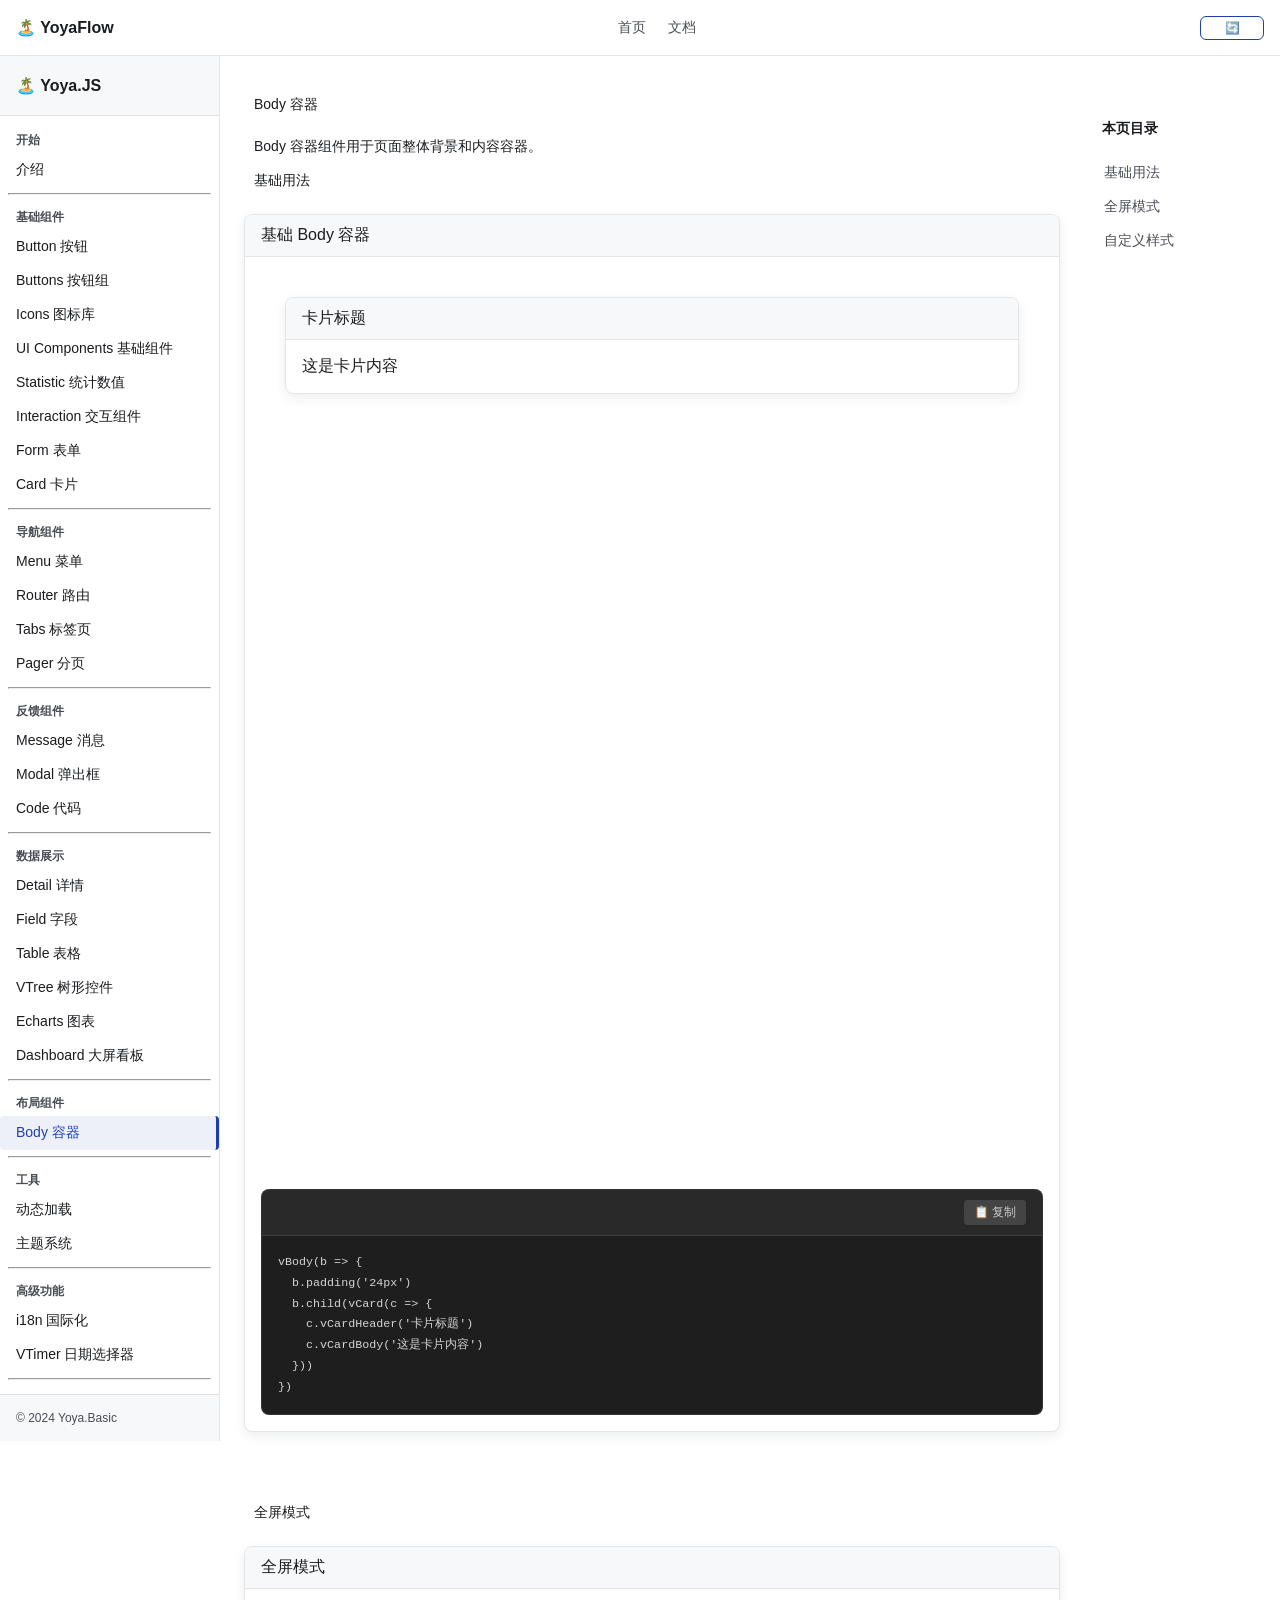
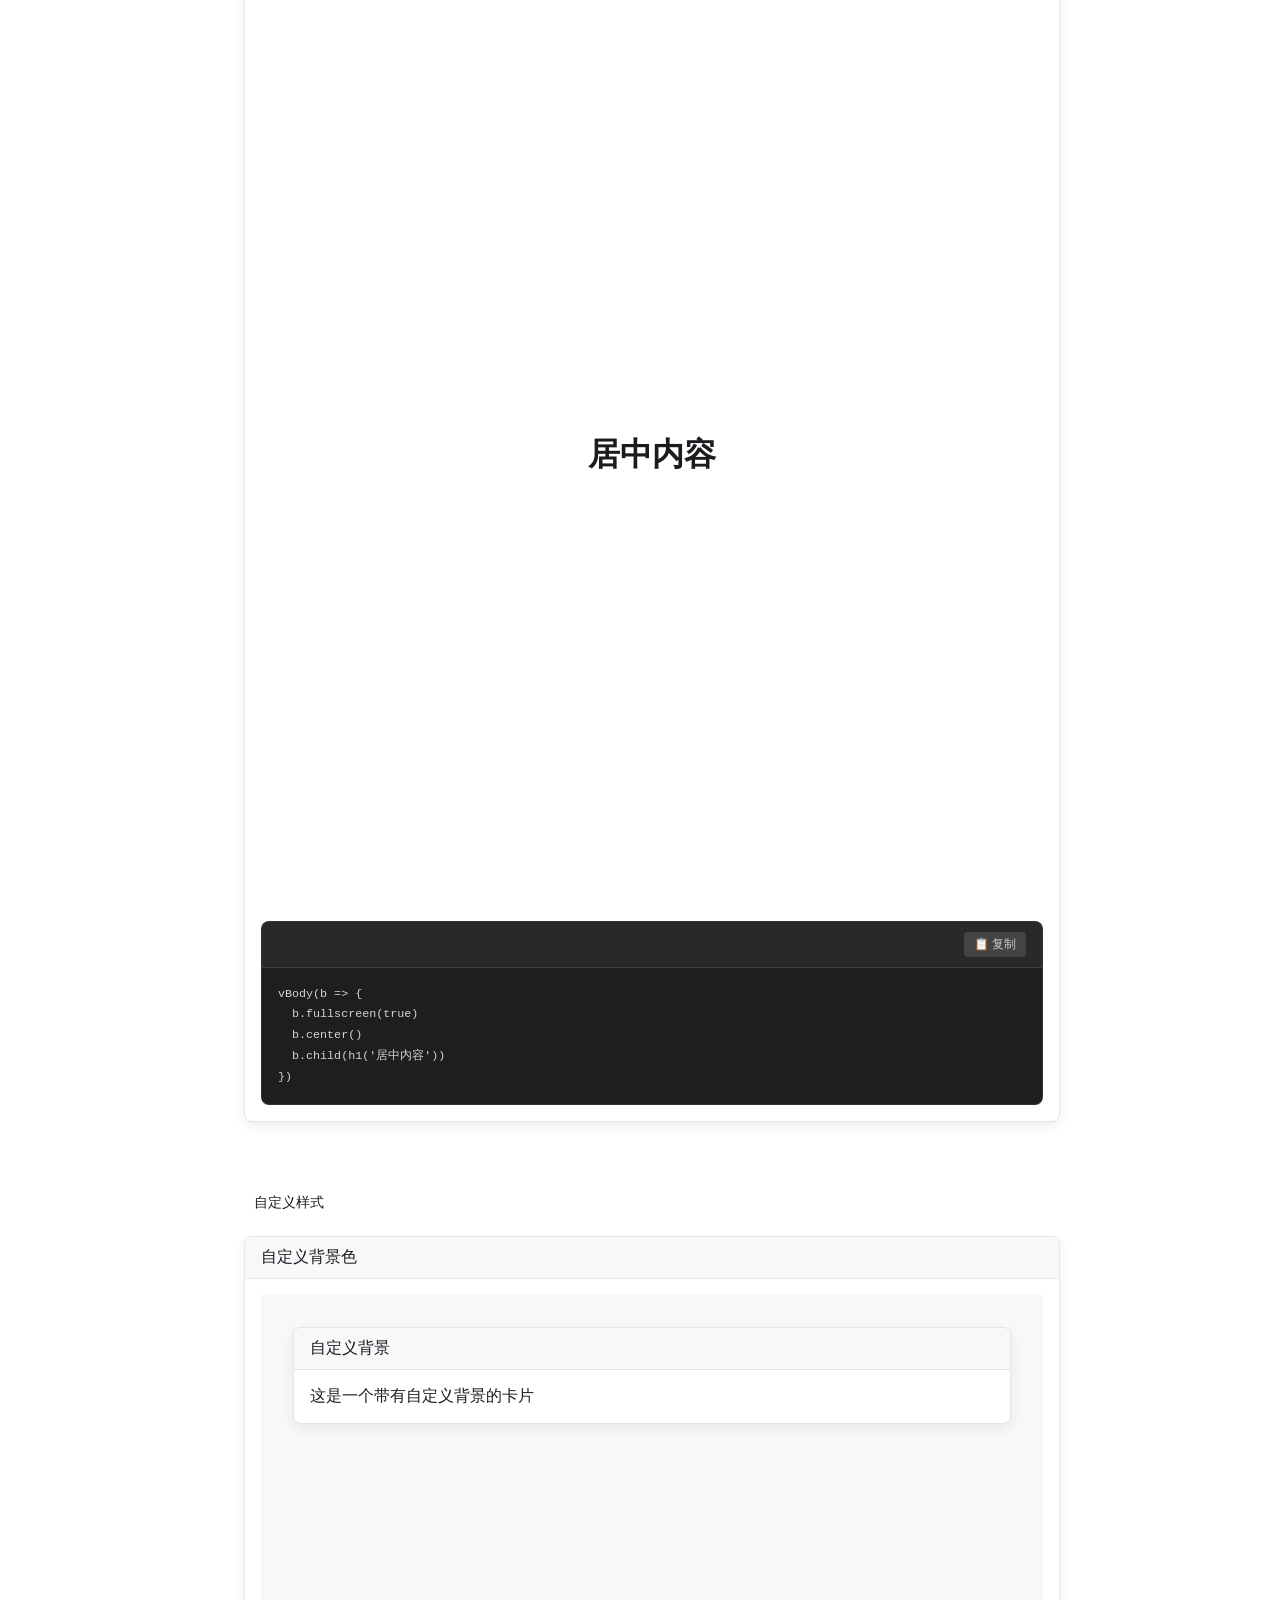
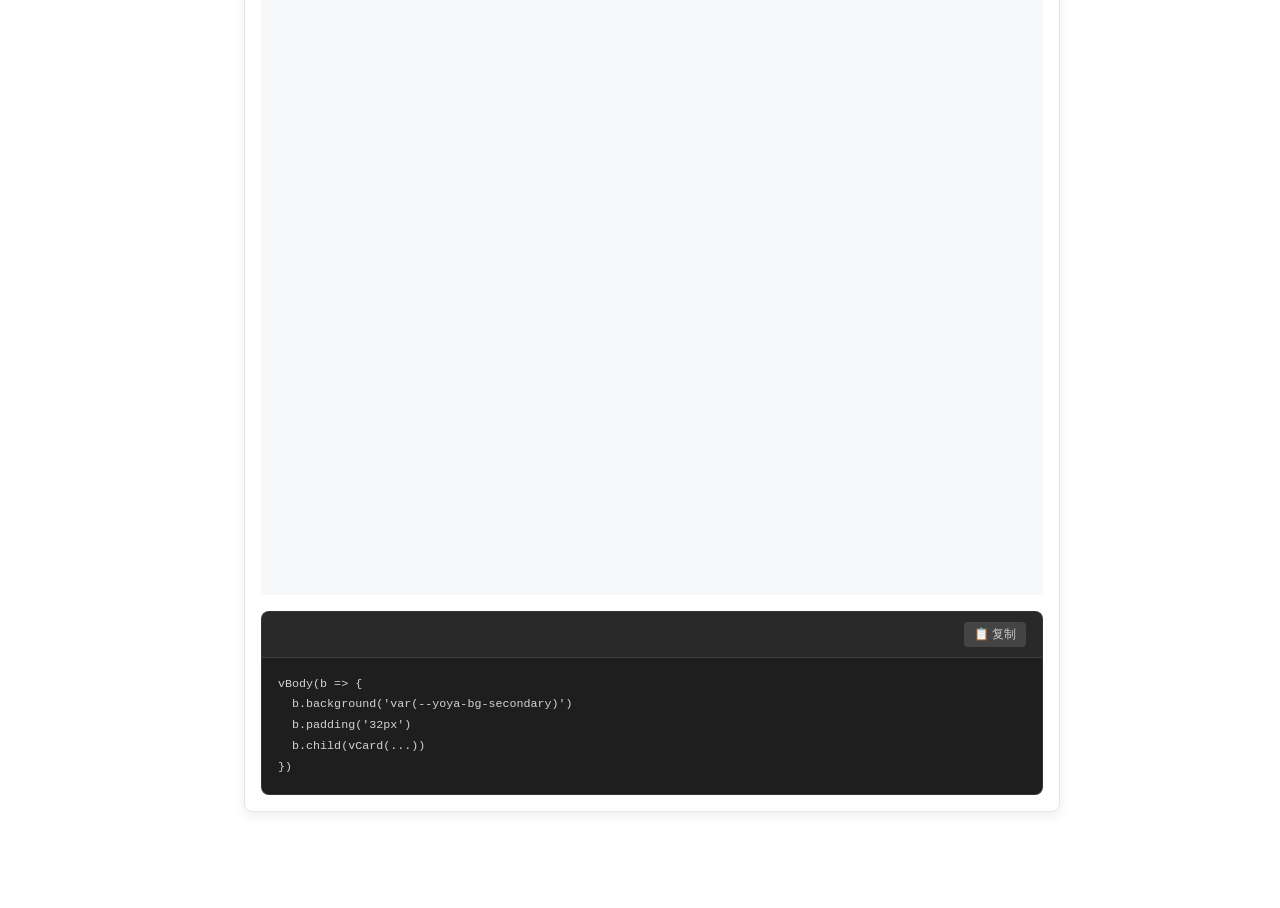
<file: body.html>
<!DOCTYPE html>
<html lang="zh-CN">
<head>
  <meta charset="UTF-8">
  <meta name="viewport" content="width=device-width, initial-scale=1.0">
  <title>Yoya.Basic V2 - HTML DSL Library</title>
  <link rel="icon" type="image/svg+xml" href="data:image/svg+xml,<svg xmlns='http://www.w3.org/2000/svg' viewBox='0 0 100 100'><text y='.9em' font-size='90'>🏝️</text></svg>">
    <link rel="stylesheet" href="styles/common.css">
  <!-- 统一主题 CSS -->
  <link rel="stylesheet" href="yoya.theme.css">
</head>
<body>
  <div id="app"></div>
  <script type="module" src="index.js"></script>
</body>
</html>
</file>
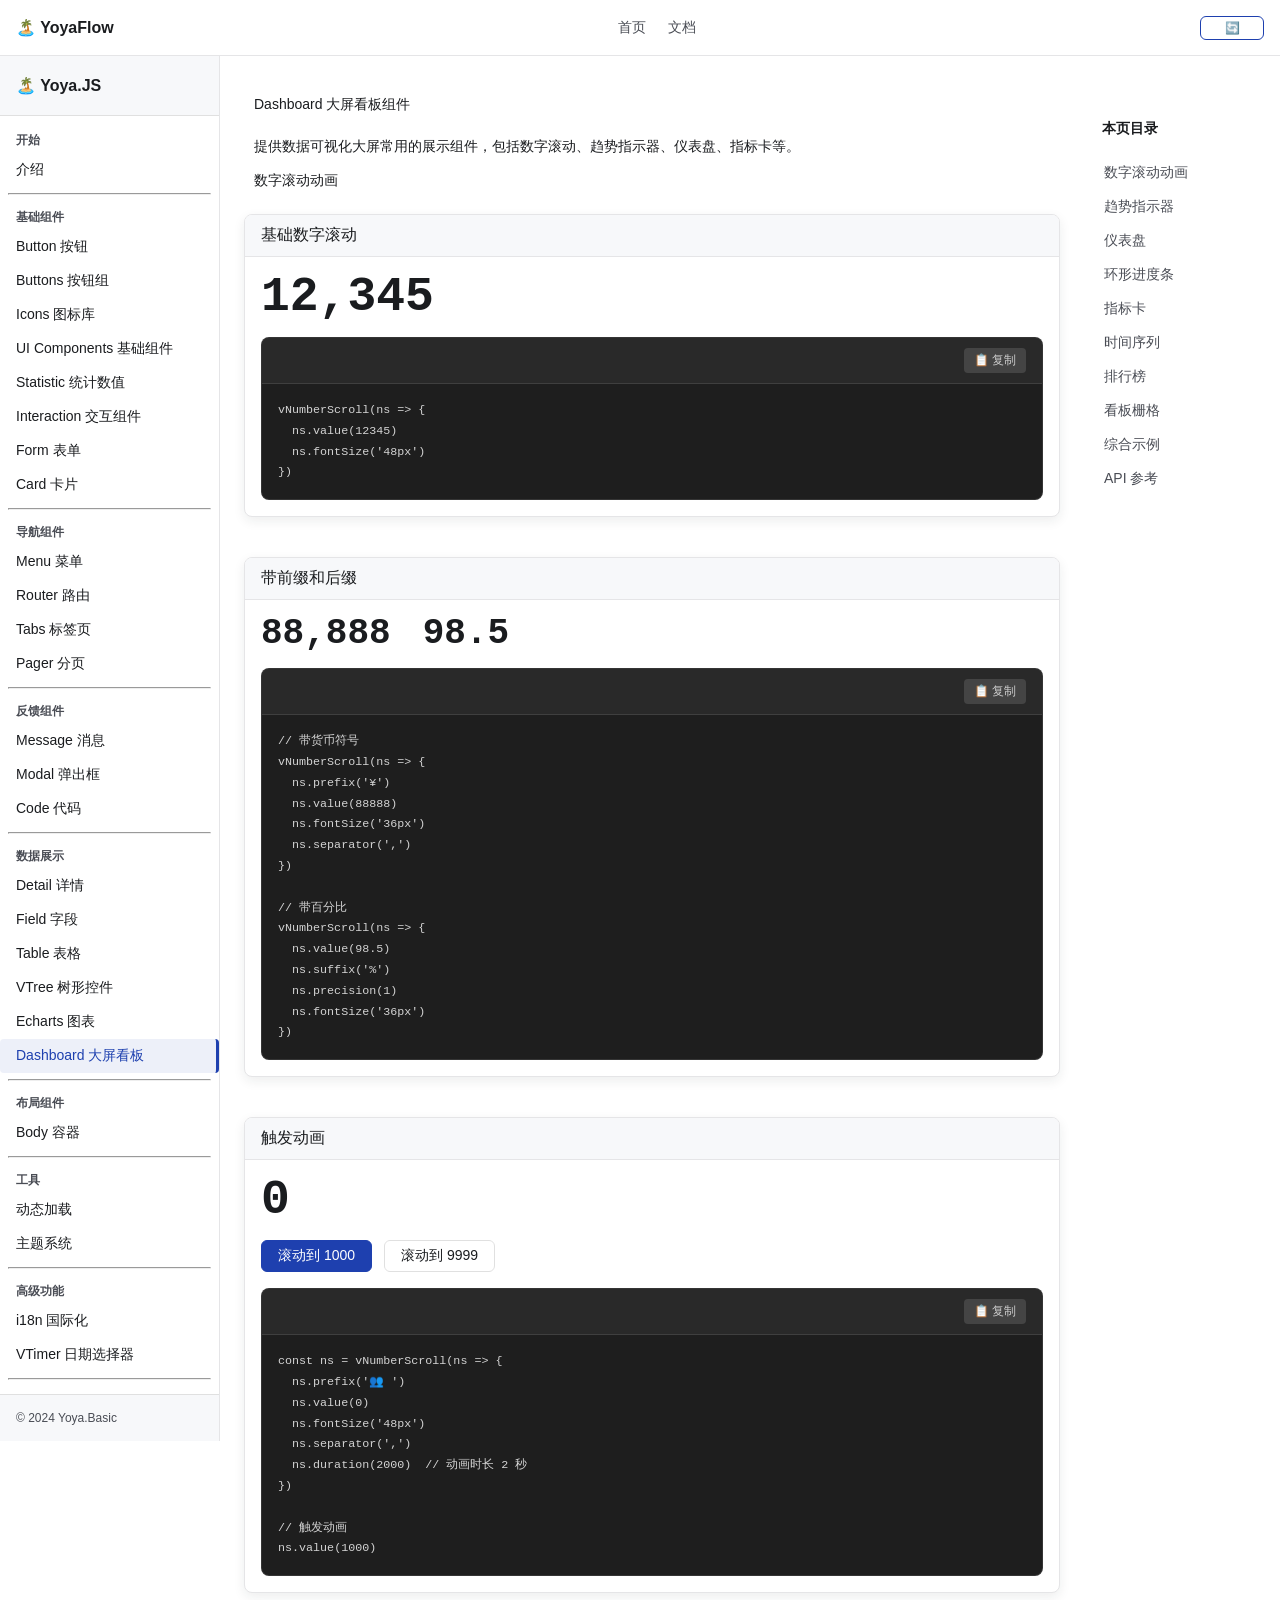
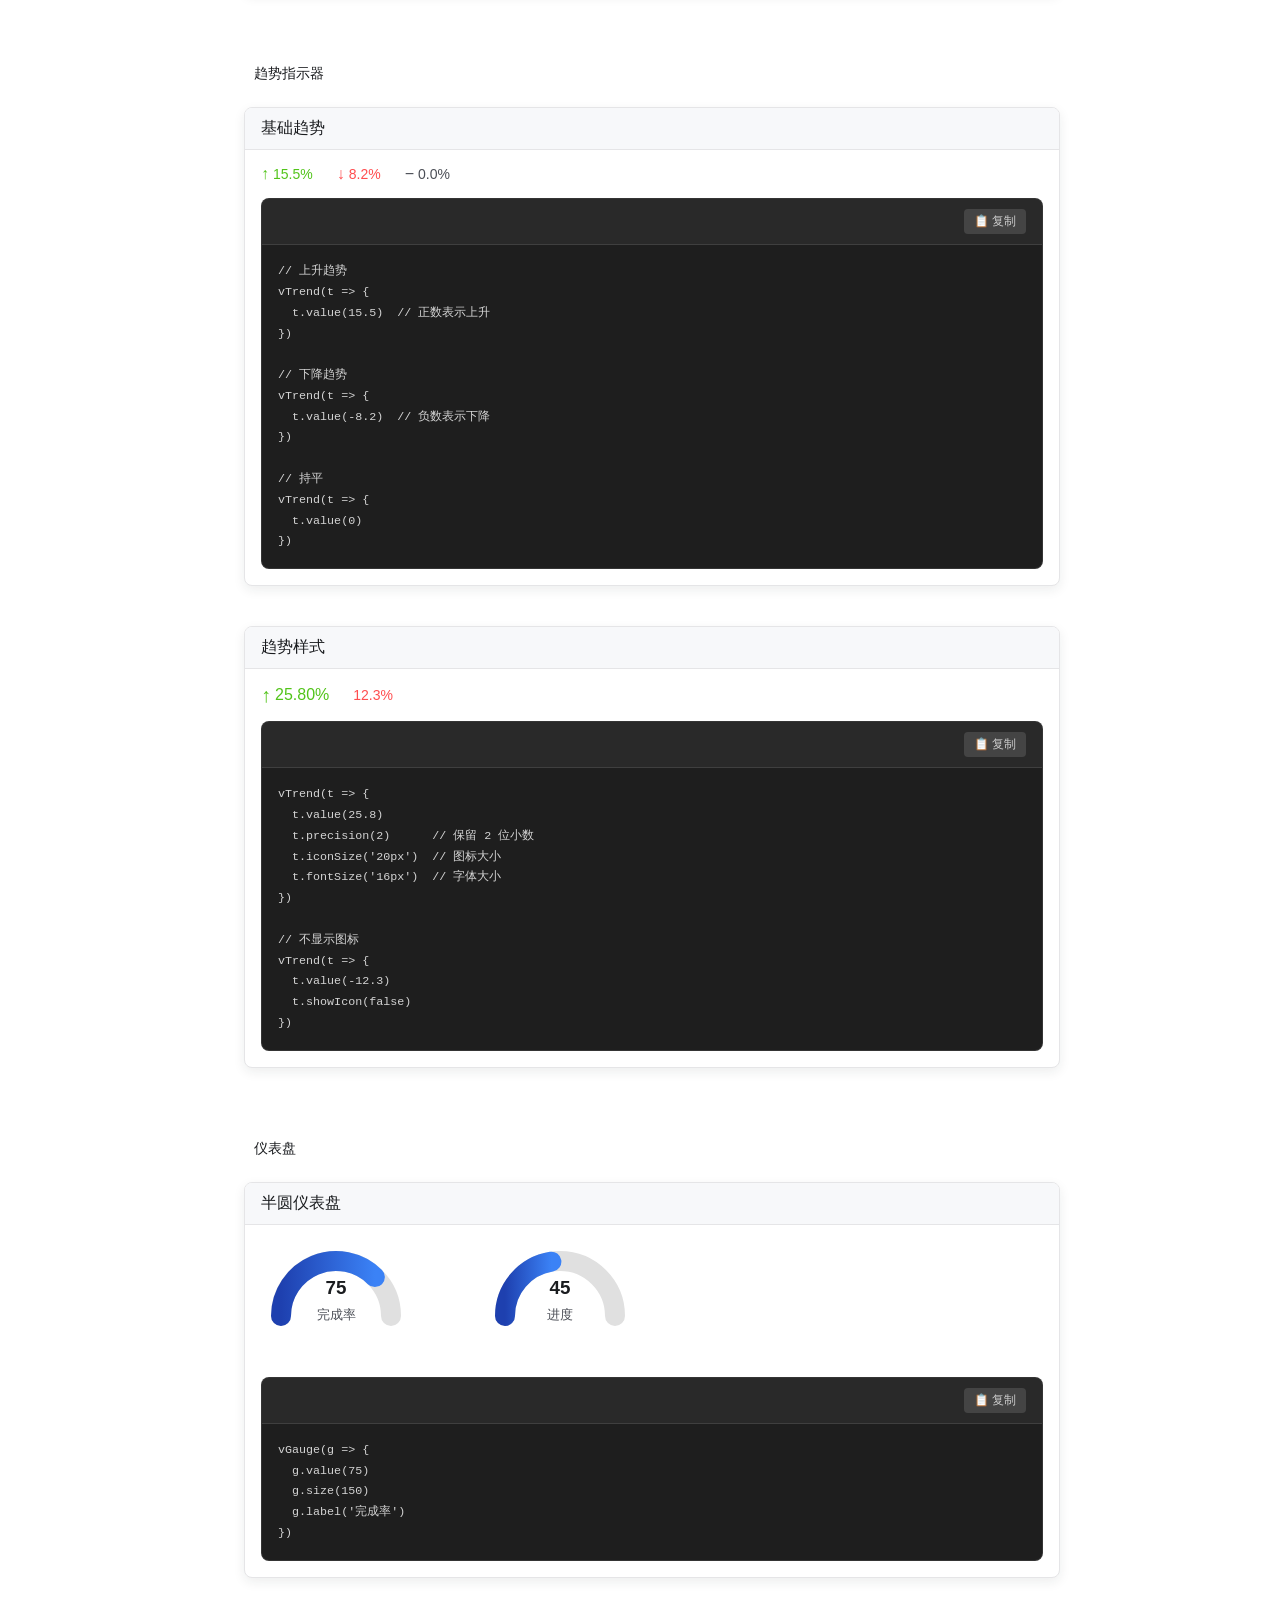
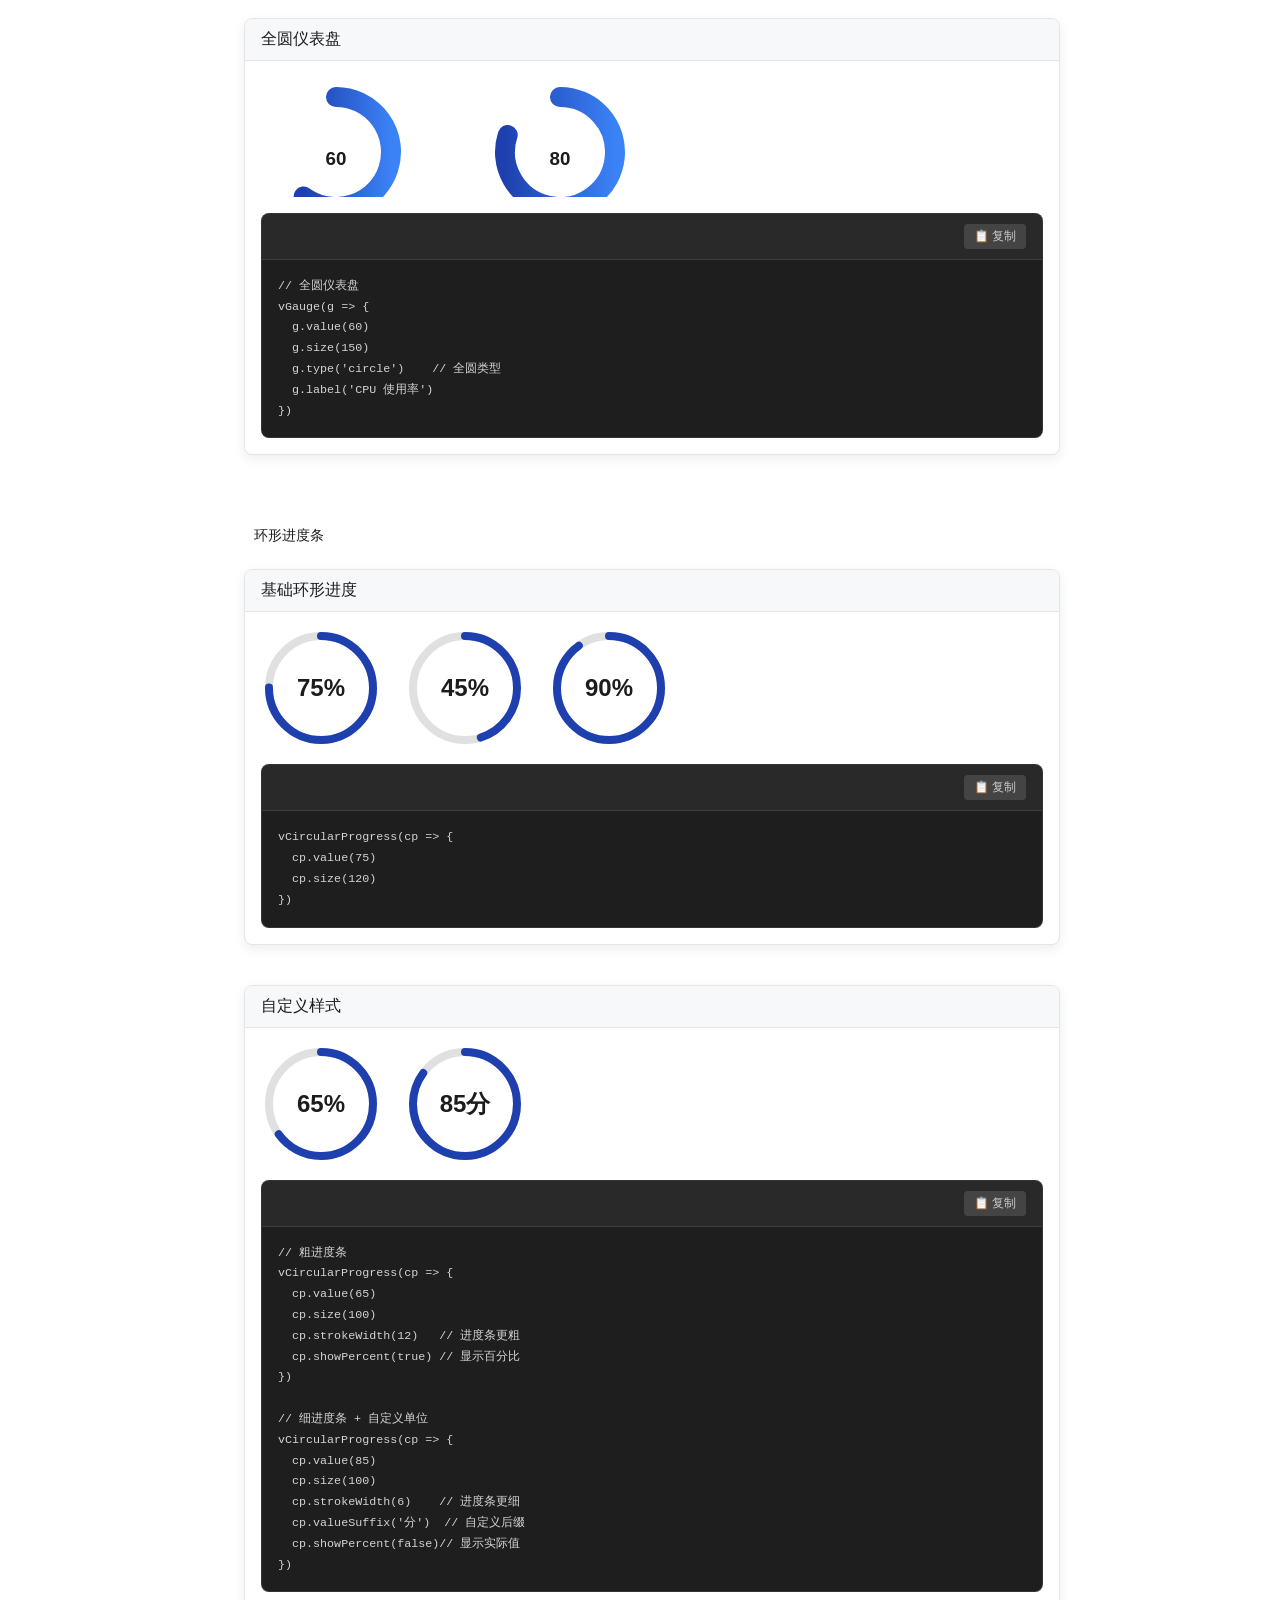
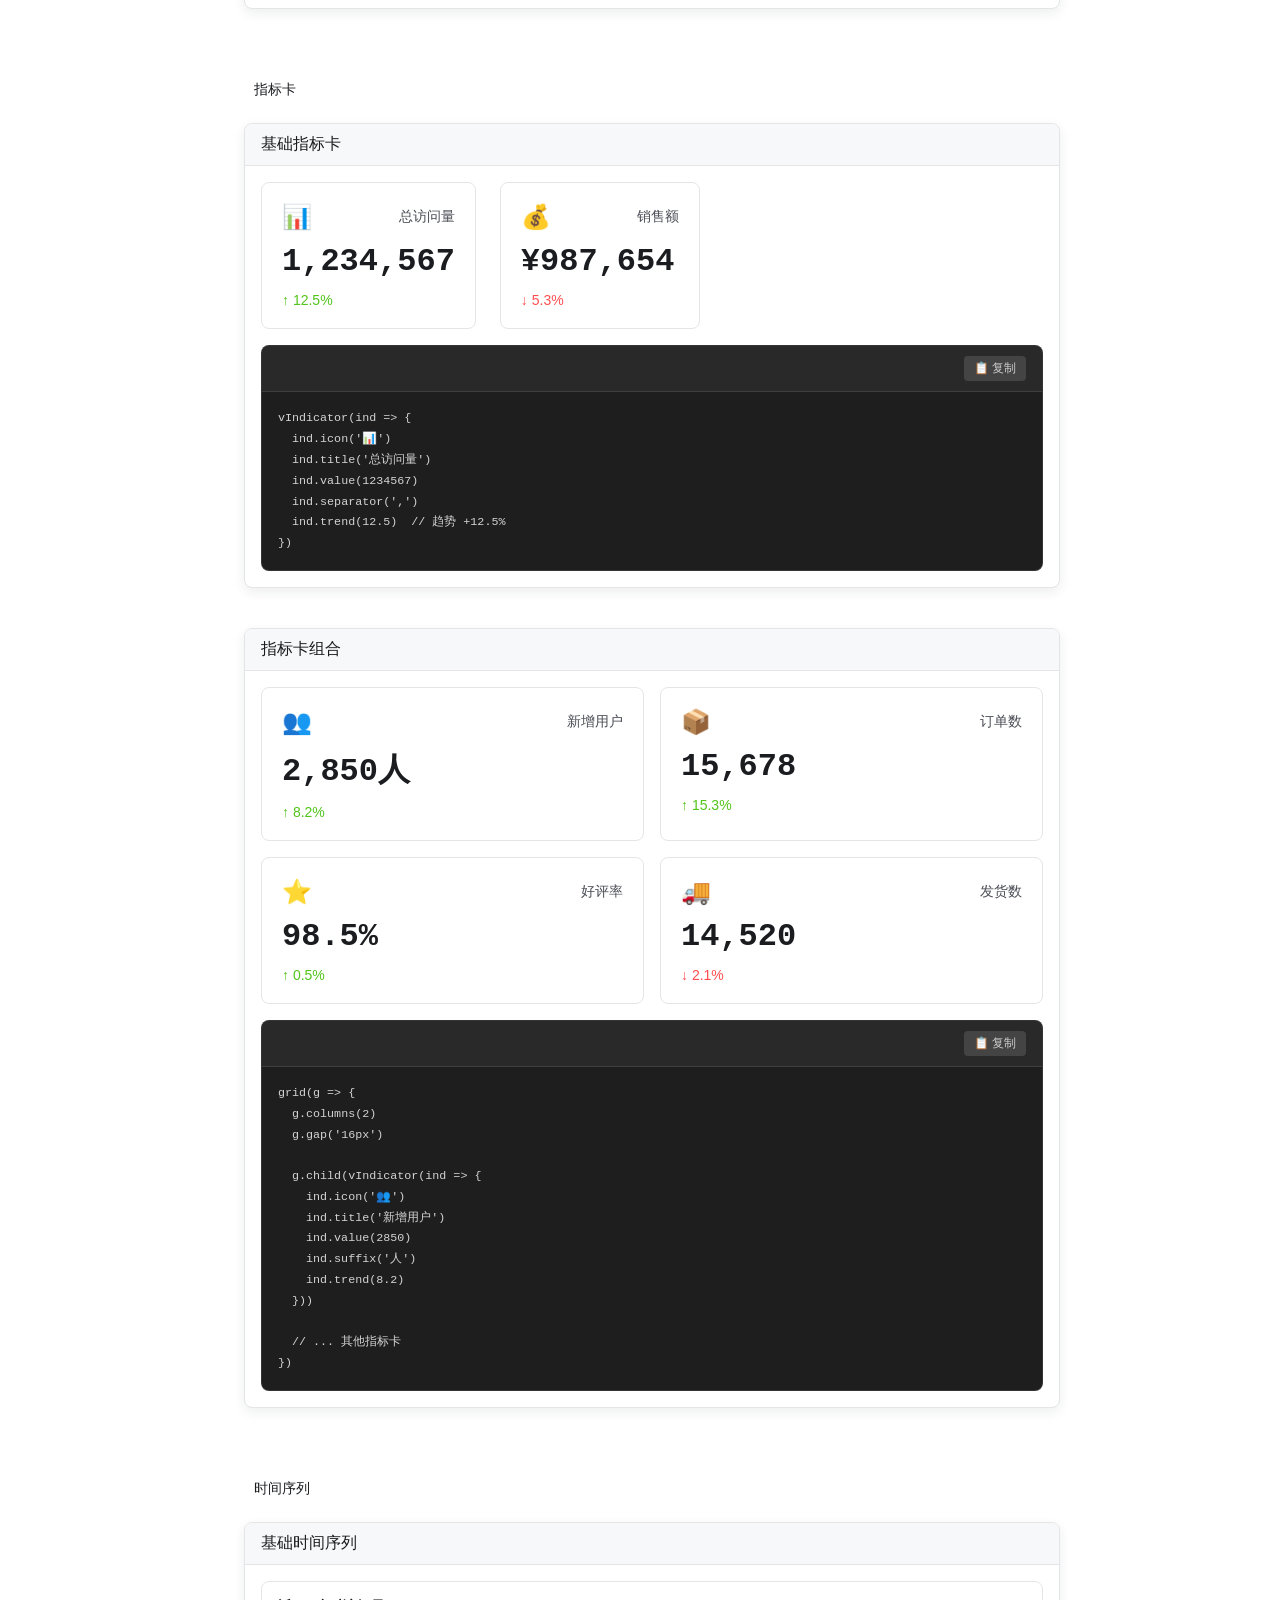
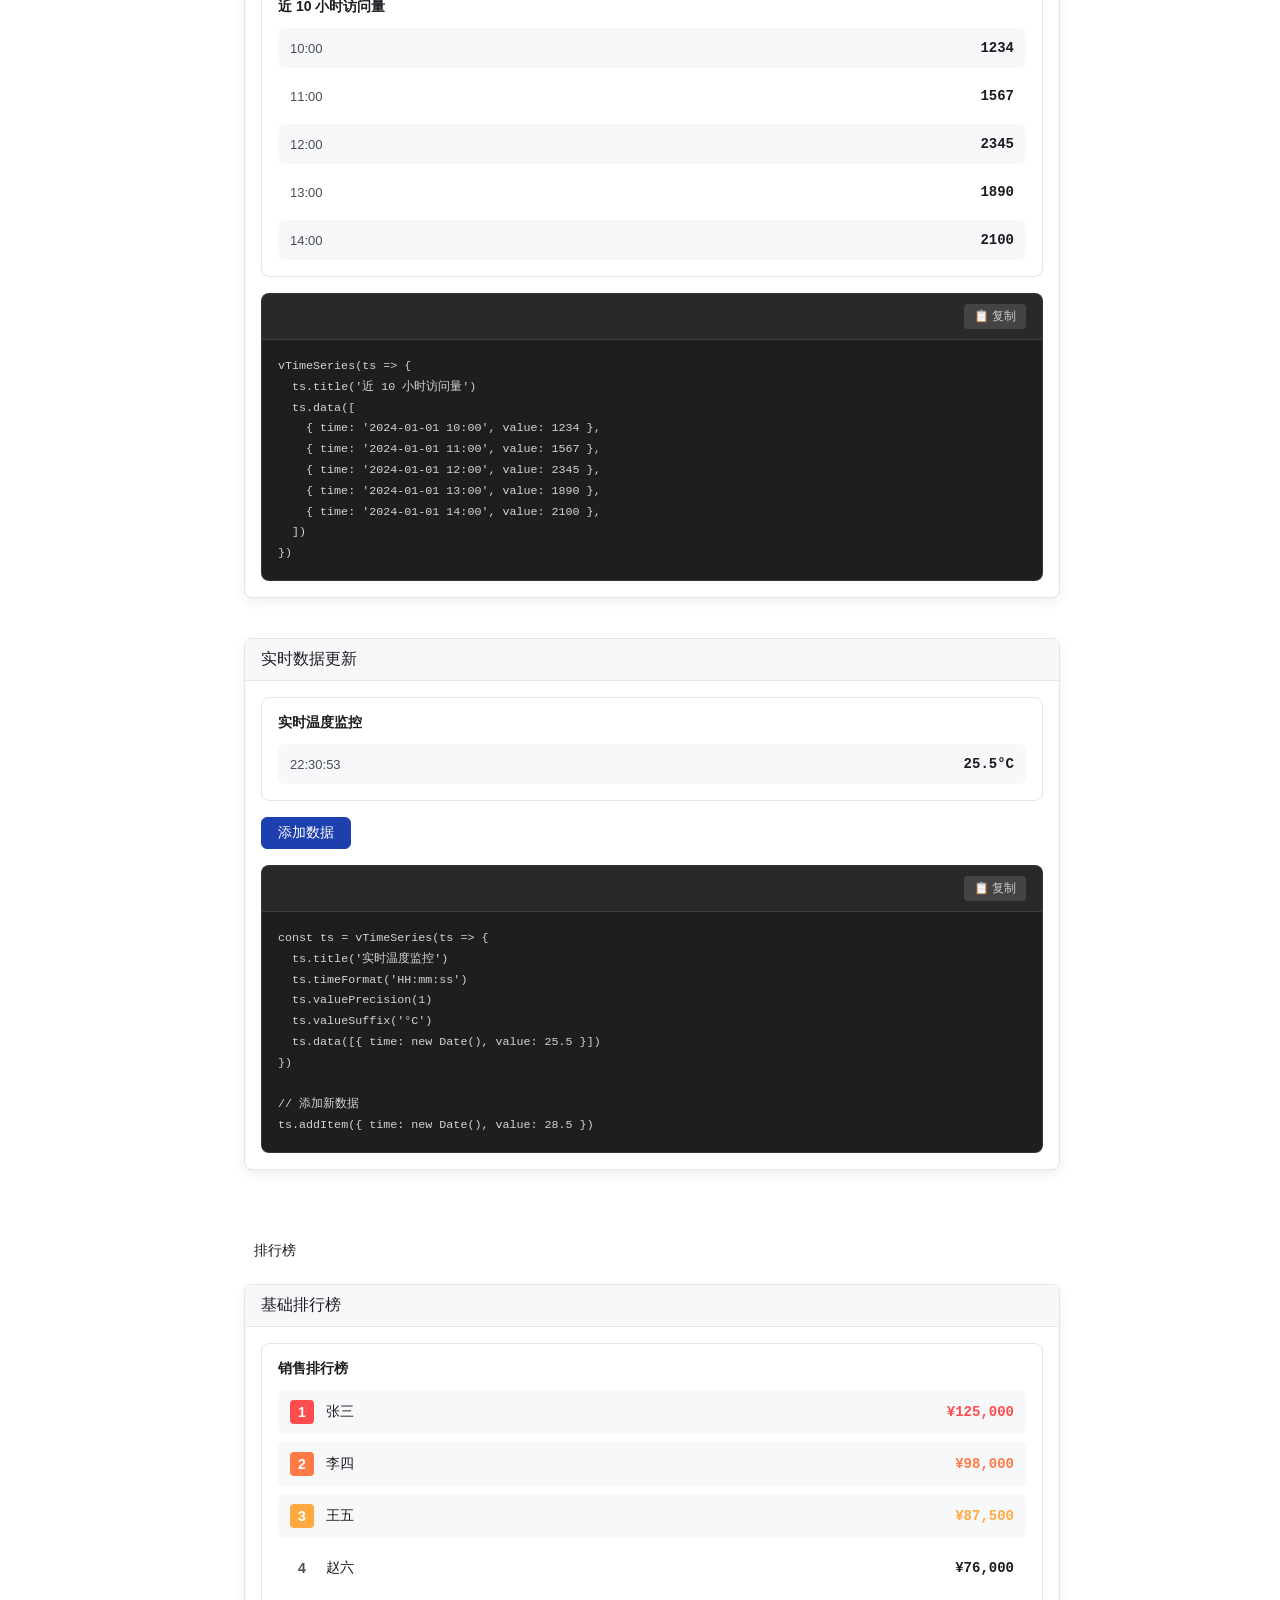
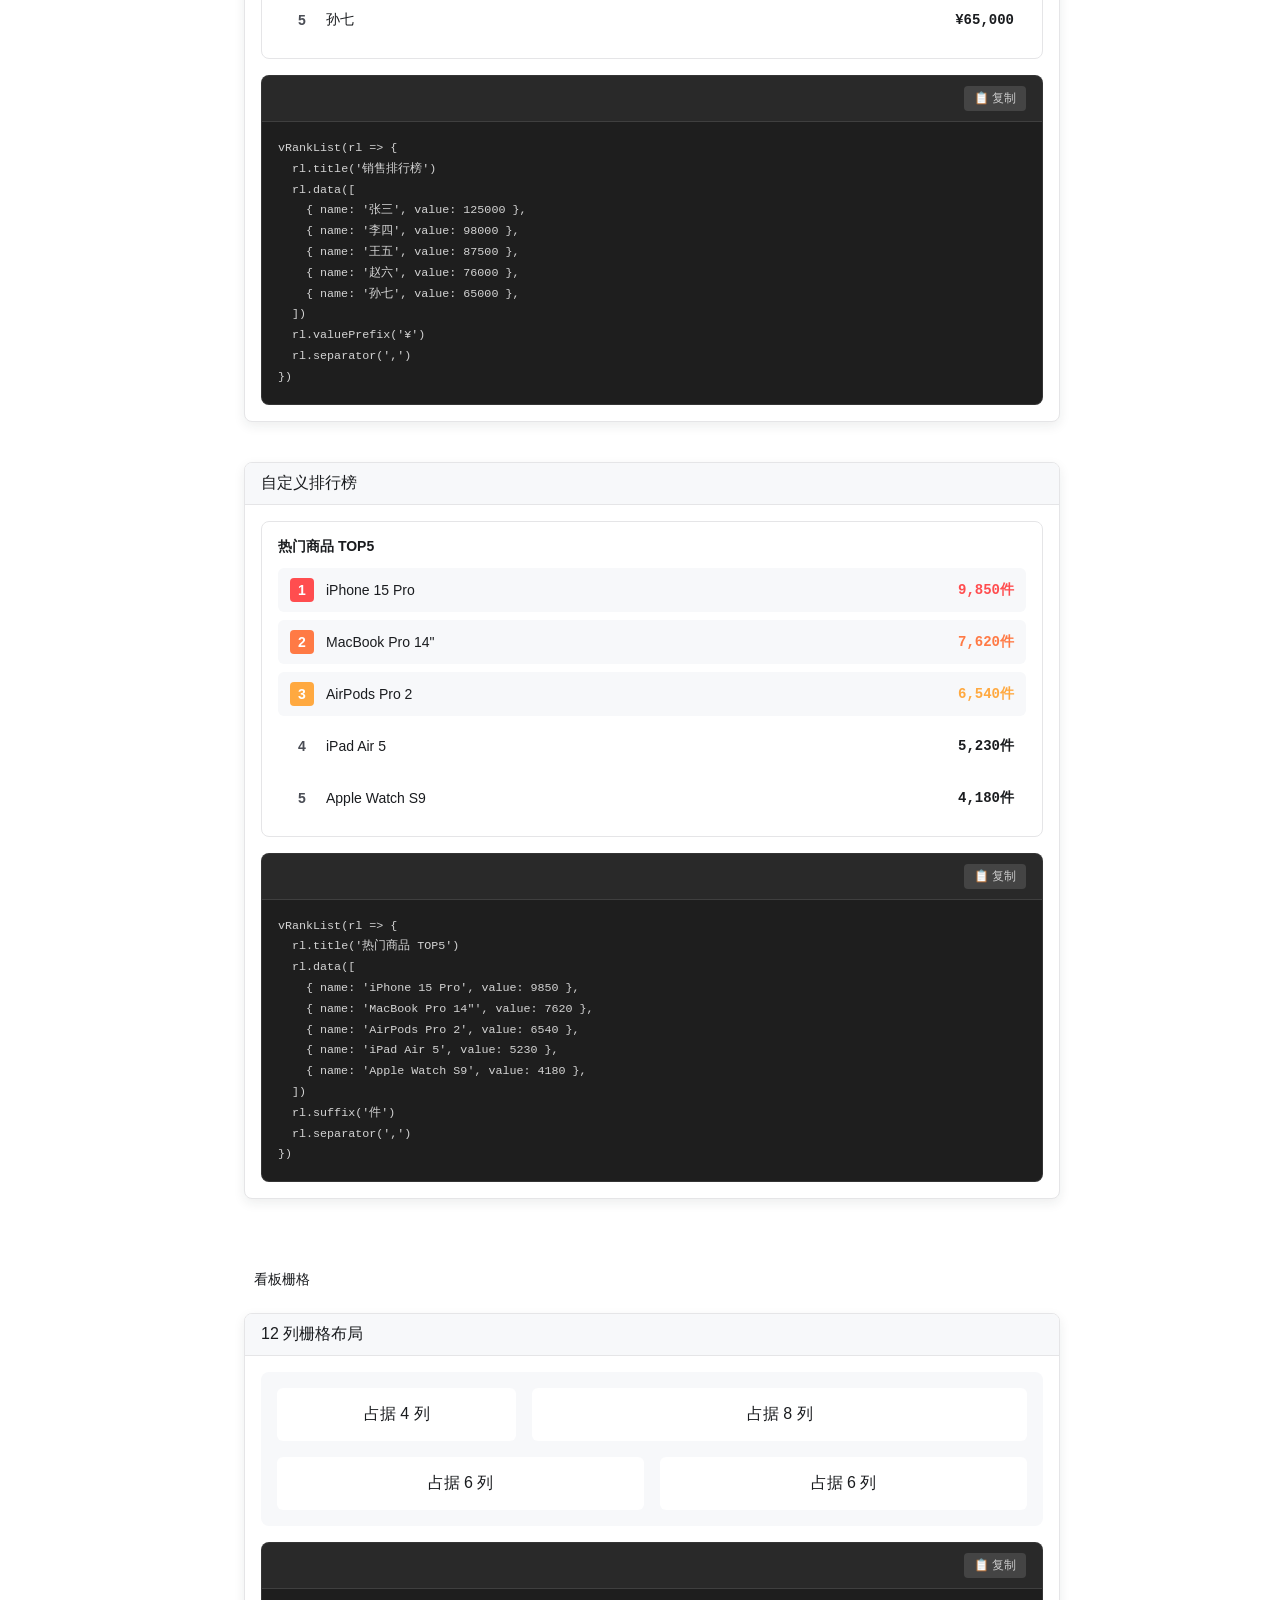
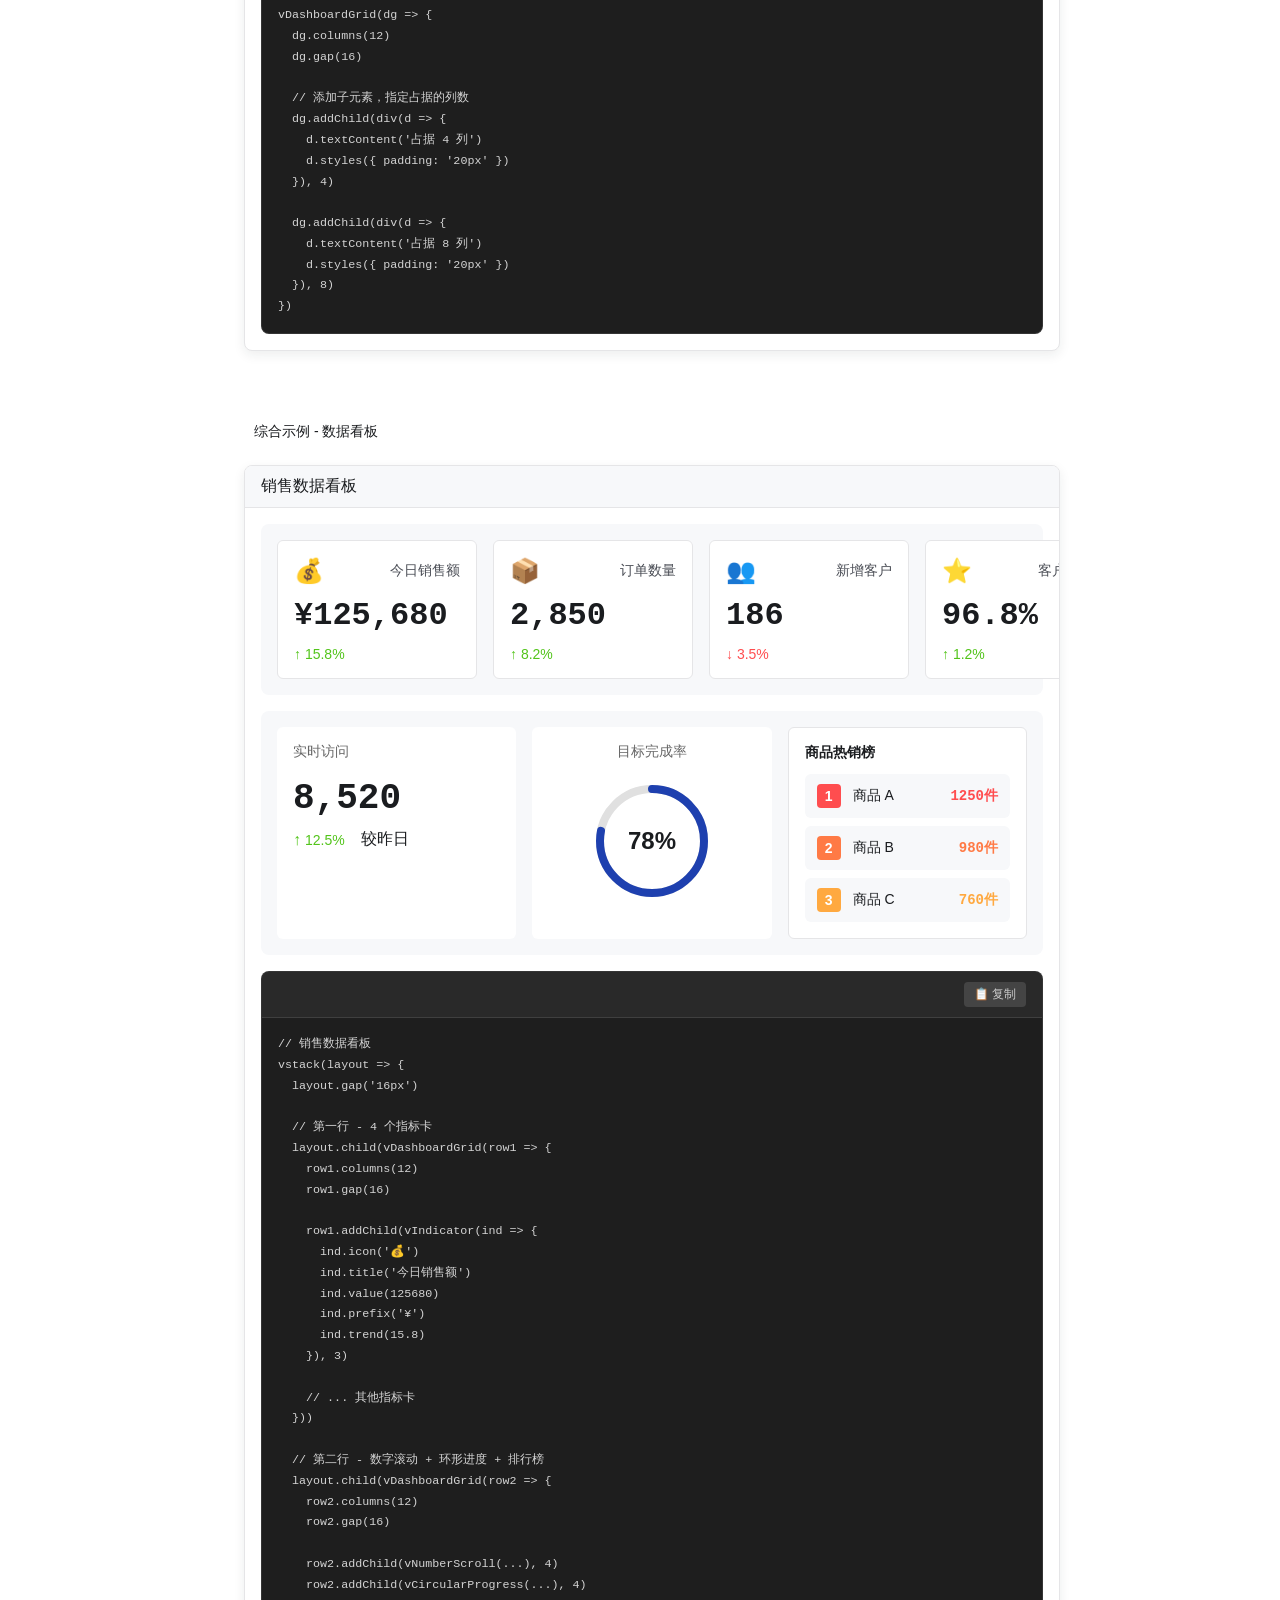
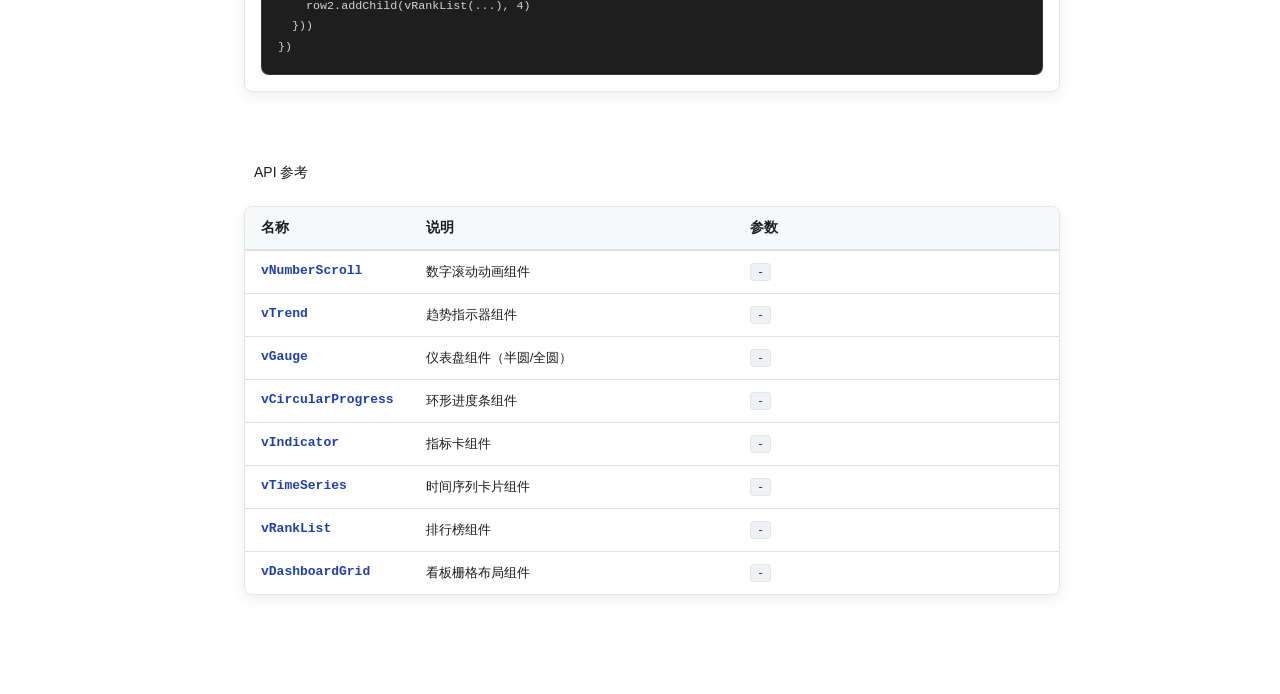
<file: dashboard.html>
<!DOCTYPE html>
<html lang="zh-CN">
<head>
  <meta charset="UTF-8">
  <meta name="viewport" content="width=device-width, initial-scale=1.0">
  <title>Yoya.Basic V2 - Dashboard 大屏看板组件</title>
  <link rel="icon" type="image/svg+xml" href="data:image/svg+xml,<svg xmlns='http://www.w3.org/2000/svg' viewBox='0 0 100 100'><text y='.9em' font-size='90'>📊</text></svg>">
  <link rel="stylesheet" href="styles/common.css">
  <!-- 统一主题 CSS -->
  <link rel="stylesheet" href="yoya.theme.css">
</head>
<body>
  <div id="app"></div>
  <script type="module" src="index.js"></script>
</body>
</html>
</file>
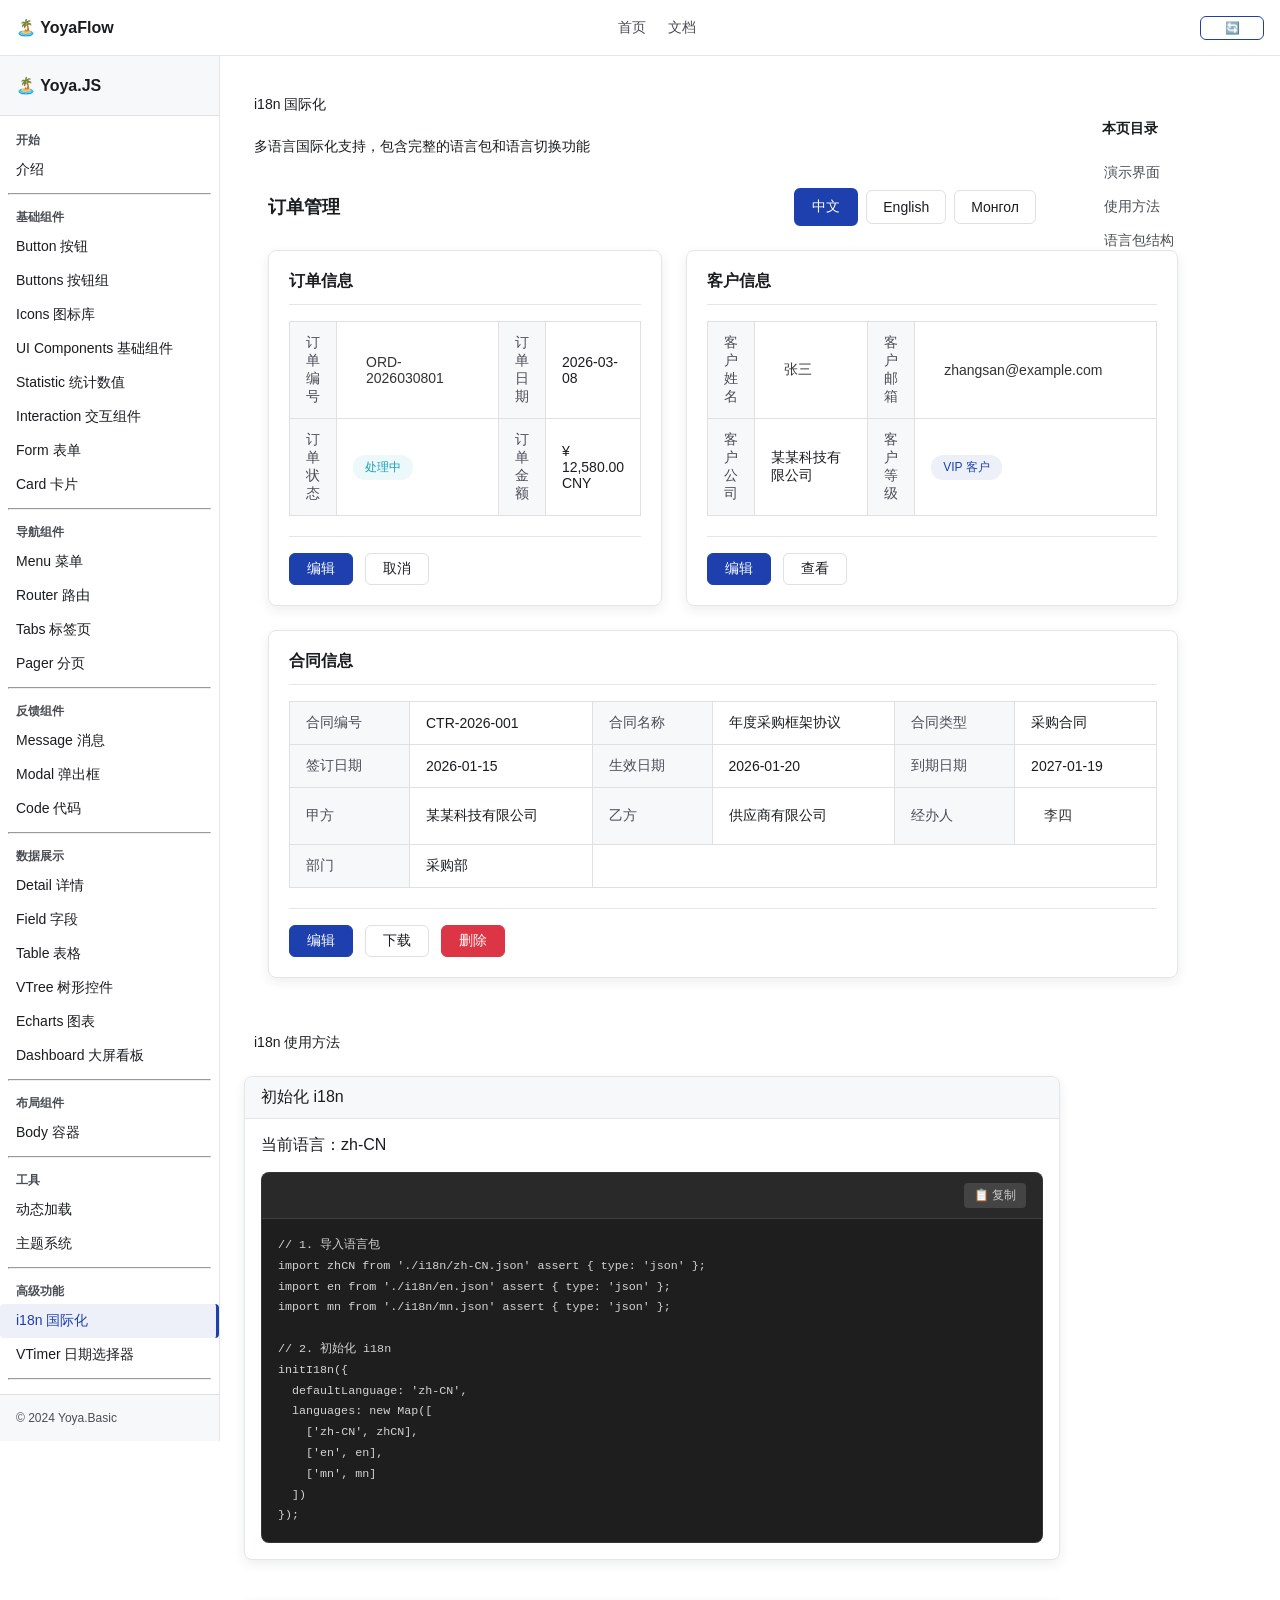
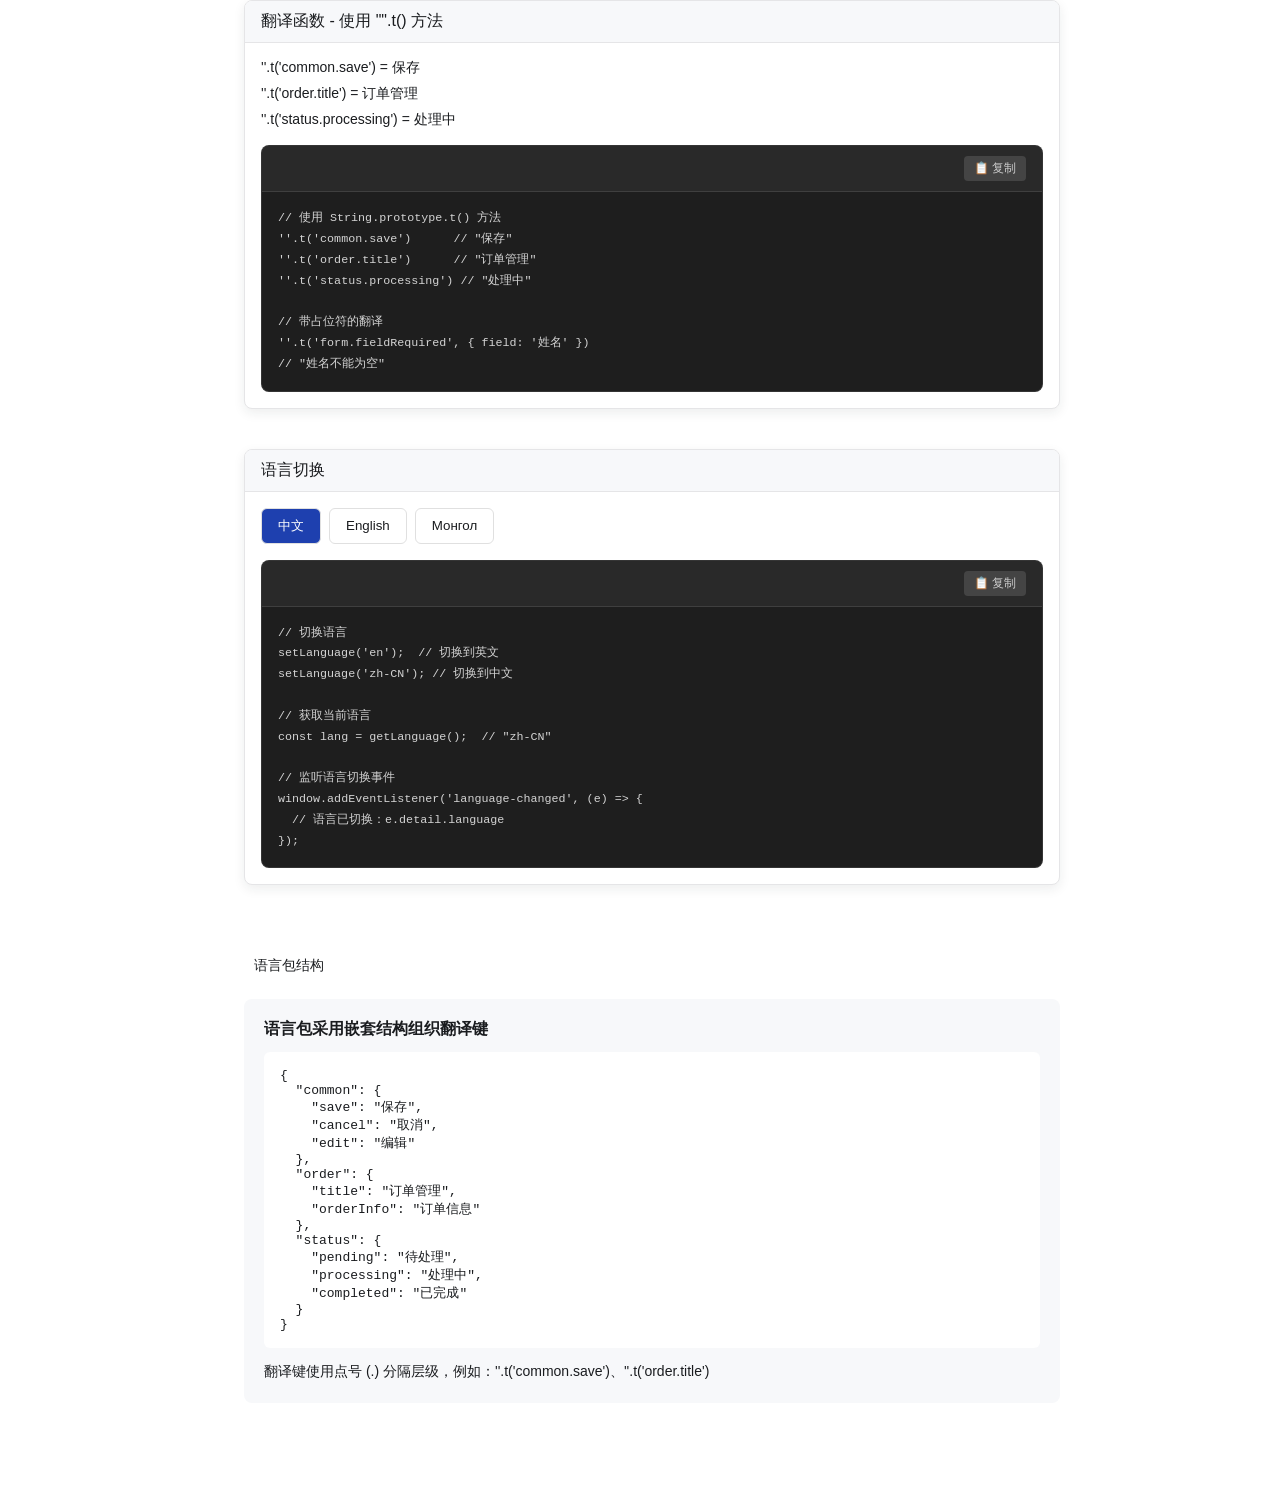
<file: i18n.html>
<!DOCTYPE html>
<html lang="zh-CN">
<head>
  <meta charset="UTF-8">
  <meta name="viewport" content="width=device-width, initial-scale=1.0">
  <title>Yoya.Basic V2 - i18n 国际化演示</title>
  <link rel="icon" type="image/svg+xml" href="data:image/svg+xml,<svg xmlns='http://www.w3.org/2000/svg' viewBox='0 0 100 100'><text y='.9em' font-size='90'>🏝️</text></svg>">
    <link rel="stylesheet" href="styles/common.css">
  <!-- 统一主题 CSS -->
  <link rel="stylesheet" href="yoya.theme.css">
</head>
<body>
  <div id="app"></div>
  <script type="module" src="index.js"></script>
</body>
</html>
</file>
<file: styles/common.css>
/**
 * V2 Examples 公共样式
 */

* {
  margin: 0;
  padding: 0;
  box-sizing: border-box;
}

html, body {
  height: 100%;
  font-family: -apple-system, BlinkMacSystemFont, 'Segoe UI', Roboto, 'Helvetica Neue', Arial, sans-serif;
}

#app {
  height: 100%;
}

/* 滚动条样式 */
::-webkit-scrollbar {
  width: 8px;
  height: 8px;
}

::-webkit-scrollbar-track {
  background: #f1f1f1;
  border-radius: 4px;
}

::-webkit-scrollbar-thumb {
  background: #c1c1c1;
  border-radius: 4px;
}

::-webkit-scrollbar-thumb:hover {
  background: #a1a1a1;
}
</file>
<file: yoya.theme.css>
/**
 * Yoya.Theme - Base CSS Variables
 * 基础主题变量定义（默认浅色主题）
 */

/* 导入组件样式 - 由 Rollup 打包时处理 */
/* @import url('./components/index.css'); */

:root {
  /* ============================================
     主色调 - 蓝色
     ============================================ */
  --yoya-primary: #1E40AF;
  --yoya-primary-light: #3B82F6;
  --yoya-primary-dark: #1E3A8A;
  --yoya-primary-alpha: rgba(30, 64, 175, 0.08);
  --yoya-primary-hover: rgba(30, 64, 175, 0.12);

  /* ============================================
     状态色
     ============================================ */
  --yoya-success: #28a745;
  --yoya-success-bg: rgba(40, 167, 69, 0.08);
  --yoya-success-hover: rgba(40, 167, 69, 0.15);

  --yoya-warning: #ffc107;
  --yoya-warning-bg: rgba(255, 193, 7, 0.08);
  --yoya-warning-hover: rgba(255, 193, 7, 0.15);

  --yoya-error: #dc3545;
  --yoya-error-bg: rgba(220, 53, 69, 0.08);
  --yoya-error-hover: rgba(220, 53, 69, 0.15);

  --yoya-info: #17a2b8;
  --yoya-info-bg: rgba(23, 162, 184, 0.08);
  --yoya-info-hover: rgba(23, 162, 184, 0.15);

  /* ============================================
     背景色
     ============================================ */
  --yoya-bg: #ffffff;
  --yoya-bg-secondary: #f7f8fa;
  --yoya-bg-tertiary: #f0f1f3;
  --yoya-bg-hover: #e8eaed;
  --yoya-bg-elevated: #ffffff;

  /* ============================================
     文本色
     ============================================ */
  --yoya-text-primary: #1a1c1f;
  --yoya-text-secondary: #4a4d55;
  --yoya-text-tertiary: #8b8d93;
  --yoya-text-disabled: #b8bac0;
  --yoya-text-inverse: #ffffff;

  /* ============================================
     边框色
     ============================================ */
  --yoya-border: #e0e0e0;
  --yoya-border-light: #e5e5e7;
  --yoya-border-focus: #1e40af;
  --yoya-border-hover: #a8a8ac;
  --yoya-border-strong: #c2c2c5;

  /* ============================================
     阴影
     ============================================ */
  --yoya-shadow: 0 4px 12px rgba(30, 32, 35, 0.08);
  --yoya-shadow-hover: 0 6px 16px rgba(30, 32, 35, 0.15);
  --yoya-shadow-dropdown: 0 4px 12px rgba(30, 32, 35, 0.2);
  --yoya-shadow-elevated: 0 8px 24px rgba(30, 32, 35, 0.12);

  /* ============================================
     尺寸 - 间距
     ============================================ */
  --yoya-padding-xs: 4px;
  --yoya-padding-sm: 6px;
  --yoya-padding-md: 8px;
  --yoya-padding-lg: 10px;
  --yoya-padding-xl: 16px;

  --yoya-margin-xs: 4px;
  --yoya-margin-sm: 6px;
  --yoya-margin-md: 8px;
  --yoya-margin-lg: 10px;
  --yoya-margin-xl: 16px;

  --yoya-gap-xs: 4px;
  --yoya-gap-sm: 6px;
  --yoya-gap-md: 8px;
  --yoya-gap-lg: 10px;
  --yoya-gap-xl: 16px;

  /* ============================================
     尺寸 - 圆角
     ============================================ */
  --yoya-radius-sm: 4px;
  --yoya-radius-md: 6px;
  --yoya-radius-lg: 8px;
  --yoya-radius-xl: 12px;

  /* ============================================
     尺寸 - 字体
     ============================================ */
  --yoya-font-size-xs: 12px;
  --yoya-font-size-sm: 13px;
  --yoya-font-size-md: 14px;
  --yoya-font-size-lg: 16px;
  --yoya-font-size-xl: 18px;

  /* ============================================
     过渡
     ============================================ */
  --yoya-transition-fast: 0.15s ease;
  --yoya-transition-normal: 0.2s ease;
  --yoya-transition-slow: 0.3s ease;

   /* ============================================
      其他
      ============================================ */
  --yoya-overlay: rgba(30, 32, 35, 0.5);
  --yoya-scrim: rgba(0, 0, 0, 0.32);
  --yoya-backdrop: rgba(255, 255, 255, 0.8);
  --yoya-selection: rgba(30, 64, 175, 0.15);
  --yoya-selection-inactive: rgba(30, 64, 175, 0.08);
  --yoya-bg-selected: var(--yoya-primary-alpha);

  /* ============================================
     Modal 弹出框
     ============================================ */
  --yoya-modal-mask-bg: rgba(0, 0, 0, 0.45);
  --yoya-modal-mask-backdrop-filter: blur(4px);
  --yoya-modal-bg: #ffffff;
  --yoya-modal-shadow: 0 4px 12px rgba(0, 0, 0, 0.15);
  --yoya-modal-radius: 8px;
  --yoya-modal-header-border: 1px solid #e0e0e0;
  --yoya-modal-header-color: #333;
  --yoya-modal-body-color: #333;
  --yoya-modal-footer-border: 1px solid #e0e0e0;
  --yoya-modal-close-color: #999;
  --yoya-modal-close-hover-color: #333;
  --yoya-modal-close-hover-bg: rgba(0, 0, 0, 0.05);

  /* ============================================
     Message 组件
     ============================================ */
  --yoya-message-z-index: 9999;
  --yoya-message-gap: 10px;
  --yoya-message-container-padding: 16px;
  --yoya-message-max-width: 420px;
  --yoya-message-icon-size: 18px;
  --yoya-message-icon-margin: 10px;
  --yoya-message-font-size: 14px;
  --yoya-message-line-height: 1.5;
  --yoya-message-close-size: 20px;
  --yoya-message-close-padding: 0 4px;
  --yoya-message-close-opacity: 0.7;
  --yoya-message-close-hover-opacity: 1;
  --yoya-message-text-color: var(--yoya-text-primary);
  --yoya-message-success-bg: var(--yoya-success-bg);
  --yoya-message-success-color: var(--yoya-success);
  --yoya-message-success-border: 1px solid var(--yoya-success);
  --yoya-message-error-bg: var(--yoya-error-bg);
  --yoya-message-error-color: var(--yoya-error);
  --yoya-message-error-border: 1px solid var(--yoya-error);
  --yoya-message-warning-bg: var(--yoya-warning-bg);
  --yoya-message-warning-color: var(--yoya-warning);
  --yoya-message-warning-border: 1px solid var(--yoya-warning);
  --yoya-message-info-bg: var(--yoya-info-bg);
  --yoya-message-info-color: var(--yoya-info);
  --yoya-message-info-border: 1px solid var(--yoya-info);
}

/* ============================================
   深色模式变量
   ============================================ */

[data-theme="islands-dark"],
[data-theme="dark"] {
  /* 主色调 */
  --yoya-primary: #5a8bf7;
  --yoya-primary-light: #7ba3f8;
  --yoya-primary-dark: #3a6bd7;
  --yoya-primary-alpha: rgba(90, 139, 247, 0.12);
  --yoya-primary-hover: rgba(90, 139, 247, 0.2);

  /* 状态色 */
  --yoya-success: #4ade80;
  --yoya-success-bg: rgba(74, 222, 128, 0.12);
  --yoya-success-hover: rgba(74, 222, 128, 0.2);

  --yoya-warning: #fbbf24;
  --yoya-warning-bg: rgba(251, 191, 36, 0.12);
  --yoya-warning-hover: rgba(251, 191, 36, 0.2);

  --yoya-error: #f87171;
  --yoya-error-bg: rgba(248, 113, 113, 0.12);
  --yoya-error-hover: rgba(248, 113, 113, 0.2);

  --yoya-info: #38bdf8;
  --yoya-info-bg: rgba(56, 189, 248, 0.12);
  --yoya-info-hover: rgba(56, 189, 248, 0.2);

  /* 背景色 */
  --yoya-bg: #1a1a1a;
  --yoya-bg-secondary: #2a2a2a;
  --yoya-bg-tertiary: #333333;
  --yoya-bg-hover: #3a3a3a;
  --yoya-bg-elevated: #2d2d2d;

  /* 文本色 */
  --yoya-text-primary: #e0e0e0;
  --yoya-text-secondary: #a0a0a0;
  --yoya-text-tertiary: #707070;
  --yoya-text-disabled: #505050;
  --yoya-text-inverse: #ffffff;

  /* 边框色 */
  --yoya-border: #404040;
  --yoya-border-light: #353535;
  --yoya-border-focus: #5a8bf7;
  --yoya-border-hover: #505050;
  --yoya-border-strong: #4a4a4a;

  /* 阴影 */
  --yoya-shadow: 0 4px 12px rgba(0, 0, 0, 0.3);
  --yoya-shadow-hover: 0 6px 16px rgba(0, 0, 0, 0.4);
  --yoya-shadow-dropdown: 0 4px 12px rgba(0, 0, 0, 0.4);
  --yoya-shadow-elevated: 0 8px 24px rgba(0, 0, 0, 0.35);

     /* 其他 */
    --yoya-overlay: rgba(0, 0, 0, 0.6);
    --yoya-scrim: rgba(0, 0, 0, 0.5);
    --yoya-backdrop: rgba(26, 26, 26, 0.8);
    --yoya-selection: rgba(90, 139, 247, 0.2);
    --yoya-selection-inactive: rgba(90, 139, 247, 0.1);
    --yoya-bg-selected: var(--yoya-primary-alpha);

  /* Modal 弹出框 */
  --yoya-modal-mask-bg: rgba(0, 0, 0, 0.65);
  --yoya-modal-mask-backdrop-filter: blur(4px);
  --yoya-modal-bg: #2a2a2a;
  --yoya-modal-shadow: 0 4px 20px rgba(0, 0, 0, 0.4);
  --yoya-modal-radius: 8px;
  --yoya-modal-header-border: 1px solid #404040;
  --yoya-modal-header-color: #e0e0e0;
  --yoya-modal-body-color: #e0e0e0;
  --yoya-modal-footer-border: 1px solid #404040;
  --yoya-modal-close-color: #a0a0a0;
  --yoya-modal-close-hover-color: #e0e0e0;
  --yoya-modal-close-hover-bg: rgba(255, 255, 255, 0.05);

  /* Message 组件 */
  --yoya-message-z-index: 9999;
  --yoya-message-gap: 10px;
  --yoya-message-container-padding: 16px;
  --yoya-message-max-width: 420px;
  --yoya-message-icon-size: 18px;
  --yoya-message-icon-margin: 10px;
  --yoya-message-font-size: 14px;
  --yoya-message-line-height: 1.5;
  --yoya-message-close-size: 20px;
  --yoya-message-close-padding: 0 4px;
  --yoya-message-close-opacity: 0.7;
  --yoya-message-close-hover-opacity: 1;
  --yoya-message-text-color: var(--yoya-text-primary);
  --yoya-message-success-bg: var(--yoya-success-bg);
  --yoya-message-success-color: var(--yoya-success);
  --yoya-message-success-border: 1px solid var(--yoya-success);
  --yoya-message-error-bg: var(--yoya-error-bg);
  --yoya-message-error-color: var(--yoya-error);
  --yoya-message-error-border: 1px solid var(--yoya-error);
  --yoya-message-warning-bg: var(--yoya-warning-bg);
  --yoya-message-warning-color: var(--yoya-warning);
  --yoya-message-warning-border: 1px solid var(--yoya-warning);
  --yoya-message-info-bg: var(--yoya-info-bg);
  --yoya-message-info-color: var(--yoya-info);
  --yoya-message-info-border: 1px solid var(--yoya-info);
}

/* ============================================
   自动模式 - 跟随系统
   ============================================ */

@media (prefers-color-scheme: dark) {
  [data-theme="auto"] {
    /* 主色调 */
    --yoya-primary: #5a8bf7;
    --yoya-primary-light: #7ba3f8;
    --yoya-primary-dark: #3a6bd7;
    --yoya-primary-alpha: rgba(90, 139, 247, 0.12);
    --yoya-primary-hover: rgba(90, 139, 247, 0.2);

    /* 状态色 */
    --yoya-success: #4ade80;
    --yoya-success-bg: rgba(74, 222, 128, 0.12);
    --yoya-success-hover: rgba(74, 222, 128, 0.2);

    --yoya-warning: #fbbf24;
    --yoya-warning-bg: rgba(251, 191, 36, 0.12);
    --yoya-warning-hover: rgba(251, 191, 36, 0.2);

    --yoya-error: #f87171;
    --yoya-error-bg: rgba(248, 113, 113, 0.12);
    --yoya-error-hover: rgba(248, 113, 113, 0.2);

    --yoya-info: #38bdf8;
    --yoya-info-bg: rgba(56, 189, 248, 0.12);
    --yoya-info-hover: rgba(56, 189, 248, 0.2);

    /* 背景色 */
    --yoya-bg: #1a1a1a;
    --yoya-bg-secondary: #2a2a2a;
    --yoya-bg-tertiary: #333333;
    --yoya-bg-hover: #3a3a3a;
    --yoya-bg-elevated: #2d2d2d;

    /* 文本色 */
    --yoya-text-primary: #e0e0e0;
    --yoya-text-secondary: #a0a0a0;
    --yoya-text-tertiary: #707070;
    --yoya-text-disabled: #505050;
    --yoya-text-inverse: #ffffff;

    /* 边框色 */
    --yoya-border: #404040;
    --yoya-border-light: #353535;
    --yoya-border-focus: #5a8bf7;
    --yoya-border-hover: #505050;
    --yoya-border-strong: #4a4a4a;

    /* 阴影 */
    --yoya-shadow: 0 4px 12px rgba(0, 0, 0, 0.3);
    --yoya-shadow-hover: 0 6px 16px rgba(0, 0, 0, 0.4);
    --yoya-shadow-dropdown: 0 4px 12px rgba(0, 0, 0, 0.4);
    --yoya-shadow-elevated: 0 8px 24px rgba(0, 0, 0, 0.35);

    /* 其他 */
    --yoya-overlay: rgba(0, 0, 0, 0.6);
    --yoya-scrim: rgba(0, 0, 0, 0.5);
    --yoya-backdrop: rgba(26, 26, 26, 0.8);
    --yoya-selection: rgba(90, 139, 247, 0.2);
    --yoya-selection-inactive: rgba(90, 139, 247, 0.1);

    /* Modal 弹出框 */
    --yoya-modal-mask-bg: rgba(0, 0, 0, 0.65);
    --yoya-modal-mask-backdrop-filter: blur(4px);
    --yoya-modal-bg: #2a2a2a;
    --yoya-modal-shadow: 0 4px 20px rgba(0, 0, 0, 0.4);
    --yoya-modal-radius: 8px;
    --yoya-modal-header-border: 1px solid #404040;
    --yoya-modal-header-color: #e0e0e0;
    --yoya-modal-body-color: #e0e0e0;
    --yoya-modal-footer-border: 1px solid #404040;
    --yoya-modal-close-color: #a0a0a0;
    --yoya-modal-close-hover-color: #e0e0e0;
    --yoya-modal-close-hover-bg: rgba(255, 255, 255, 0.05);

    /* Message 组件 */
    --yoya-message-z-index: 9999;
    --yoya-message-gap: 10px;
    --yoya-message-container-padding: 16px;
    --yoya-message-max-width: 420px;
    --yoya-message-icon-size: 18px;
    --yoya-message-icon-margin: 10px;
    --yoya-message-font-size: 14px;
    --yoya-message-line-height: 1.5;
    --yoya-message-close-size: 20px;
    --yoya-message-close-padding: 0 4px;
    --yoya-message-close-opacity: 0.7;
    --yoya-message-close-hover-opacity: 1;
    --yoya-message-text-color: var(--yoya-text-primary);
    --yoya-message-success-bg: var(--yoya-success-bg);
    --yoya-message-success-color: var(--yoya-success);
    --yoya-message-success-border: 1px solid var(--yoya-success);
    --yoya-message-error-bg: var(--yoya-error-bg);
    --yoya-message-error-color: var(--yoya-error);
    --yoya-message-error-border: 1px solid var(--yoya-error);
    --yoya-message-warning-bg: var(--yoya-warning-bg);
    --yoya-message-warning-color: var(--yoya-warning);
    --yoya-message-warning-border: 1px solid var(--yoya-warning);
    --yoya-message-info-bg: var(--yoya-info-bg);
    --yoya-message-info-color: var(--yoya-info);
    --yoya-message-info-border: 1px solid var(--yoya-info);
  }
}

/**
 * Yoya.Theme - Button Component Styles
 * 按钮组件样式
 */

/* ============================================
   基础按钮样式
   ============================================ */
.yoya-button {
  display: inline-flex;
  align-items: center;
  justify-content: center;
  gap: var(--yoya-gap-sm, 6px);
  padding: var(--yoya-button-padding, 8px 16px);
  font-size: var(--yoya-button-font-size, 14px);
  font-weight: 400;
  border-radius: var(--yoya-button-radius, 6px);
  border: 1px solid transparent;
  cursor: pointer;
  transition: all 0.2s ease;
  outline: none;
  min-width: var(--yoya-button-min-width, 64px);
  height: var(--yoya-button-height, 32px);
}

.yoya-button:hover {
  transform: scale(1.02);
}

.yoya-button:active {
  transform: scale(0.98);
}

/* ============================================
   按钮类型 - Default
   ============================================ */
.yoya-button--default {
  background: var(--yoya-bg);
  color: var(--yoya-text-primary);
  border-color: var(--yoya-border);
}

.yoya-button--default:hover {
  background: var(--yoya-bg-hover);
}

/* ============================================
   按钮类型 - Primary
   ============================================ */
.yoya-button--primary {
  background: var(--yoya-primary);
  color: var(--yoya-text-inverse);
  border-color: var(--yoya-primary);
}

.yoya-button--primary:hover {
  background: var(--yoya-primary-dark);
}

/* ============================================
   按钮类型 - Success
   ============================================ */
.yoya-button--success {
  background: var(--yoya-success);
  color: var(--yoya-text-inverse);
  border-color: var(--yoya-success);
}

.yoya-button--success:hover {
  background: var(--yoya-success-hover);
}

/* ============================================
   按钮类型 - Warning
   ============================================ */
.yoya-button--warning {
  background: var(--yoya-warning);
  color: var(--yoya-text-primary);
  border-color: var(--yoya-warning);
}

.yoya-button--warning:hover {
  background: var(--yoya-warning-hover);
}

/* ============================================
   按钮类型 - Danger
   ============================================ */
.yoya-button--danger {
  background: var(--yoya-error);
  color: var(--yoya-text-inverse);
  border-color: var(--yoya-error);
}

.yoya-button--danger:hover {
  background: var(--yoya-error-hover);
}

/* ============================================
   按钮类型 - Info
   ============================================ */
.yoya-button--info {
  background: var(--yoya-info);
  color: var(--yoya-text-inverse);
  border-color: var(--yoya-info);
}

.yoya-button--info:hover {
  background: var(--yoya-info-hover);
}

/* ============================================
   Ghost 按钮样式
   ============================================ */
.yoya-button--ghost.yoya-button--primary {
  background: transparent;
  color: var(--yoya-primary);
  border-color: var(--yoya-primary);
}

.yoya-button--ghost.yoya-button--primary:hover {
  background: var(--yoya-primary-alpha);
}

.yoya-button--ghost.yoya-button--success {
  background: transparent;
  color: var(--yoya-success);
  border-color: var(--yoya-success);
}

.yoya-button--ghost.yoya-button--success:hover {
  background: var(--yoya-success-bg);
}

.yoya-button--ghost.yoya-button--warning {
  background: transparent;
  color: var(--yoya-warning);
  border-color: var(--yoya-warning);
}

.yoya-button--ghost.yoya-button--warning:hover {
  background: var(--yoya-warning-bg);
}

.yoya-button--ghost.yoya-button--danger {
  background: transparent;
  color: var(--yoya-error);
  border-color: var(--yoya-error);
}

.yoya-button--ghost.yoya-button--danger:hover {
  background: var(--yoya-error-bg);
}

/* ============================================
   按钮尺寸
   ============================================ */
.yoya-button--small {
  padding: var(--yoya-button-padding-sm, 4px 10px);
  font-size: var(--yoya-button-font-size-sm, 12px);
  height: var(--yoya-button-height-sm, 24px);
}

.yoya-button--medium {
  padding: var(--yoya-button-padding, 8px 16px);
  font-size: var(--yoya-button-font-size, 14px);
  height: var(--yoya-button-height, 32px);
}

.yoya-button--large {
  padding: var(--yoya-button-padding-lg, 10px 20px);
  font-size: var(--yoya-button-font-size-lg, 16px);
  height: var(--yoya-button-height-lg, 40px);
}

/* ============================================
   按钮状态
   ============================================ */
.yoya-button--disabled,
.yoya-button[disabled] {
  opacity: 0.5;
  cursor: not-allowed;
  pointer-events: none;
}

.yoya-button--block {
  display: flex;
  width: 100%;
}

/* ============================================
   Loading 状态
   ============================================ */
.yoya-button--loading {
  cursor: wait;
  pointer-events: none;
}

@keyframes buttonLoadingSpin {
  0% {
    transform: rotate(0deg);
  }
  100% {
    transform: rotate(360deg);
  }
}

.yoya-button__loading-spinner {
  display: inline-block;
  width: 1em;
  height: 1em;
  border: 2px solid currentColor;
  border-bottom-color: transparent;
  border-radius: 50%;
  animation: buttonLoadingSpin 0.8s linear infinite;
}

/* ============================================
   VButtons 按钮组 - 紧凑模式
   ============================================ */
.yoya-buttons {
  display: inline-flex;
  gap: var(--yoya-gap-sm, 8px);
}

/* 横向布局（默认） */
.yoya-buttons--horizontal {
  display: inline-flex;
  flex-direction: row;
  align-items: center;
  gap: var(--yoya-gap-sm, 8px);
}

/* 竖向布局 */
.yoya-buttons--vertical {
  display: inline-flex;
  flex-direction: column;
  align-items: flex-start;
  gap: var(--yoya-gap-sm, 8px);
}

/* 紧凑模式 */
.yoya-buttons--compact,
.yoya-buttons--compact.yoya-buttons--horizontal {
  gap: var(--yoya-gap-xs, 4px);
}

.yoya-buttons--compact.yoya-buttons--vertical {
  gap: var(--yoya-gap-xs, 4px);
}

/**
 * Yoya.Theme - Menu Component Styles
 * 菜单组件样式
 */

/* ============================================
   基础菜单样式
   ============================================ */
.yoya-menu {
  display: flex;
  flex-direction: column;
  background: var(--yoya-bg-elevated);
  border-radius: var(--yoya-radius-md, 6px);
  box-shadow: var(--yoya-shadow-dropdown, 0 4px 12px rgba(30, 32, 35, 0.2));
  border: 1px solid var(--yoya-border-light);
  min-width: 160px;
  padding: var(--yoya-padding-sm, 6px);
}

.yoya-menu--horizontal {
  flex-direction: row;
}

.yoya-menu--compact {
  padding: var(--yoya-padding-xs, 4px);
}

.yoya-menu--no-shadow {
  box-shadow: none;
}

.yoya-menu--bordered {
  border: 1px solid var(--yoya-border);
}

/* ============================================
   菜单项样式
   ============================================ */
.yoya-menu-item {
  display: flex;
  align-items: center;
  gap: var(--yoya-gap-sm, 6px);
  padding: var(--yoya-padding-md, 8px) var(--yoya-padding-lg, 10px);
  border-radius: var(--yoya-radius-sm, 4px);
  cursor: pointer;
  transition: all var(--yoya-transition-fast, 0.15s ease);
  color: var(--yoya-text-primary);
  font-size: var(--yoya-font-size-md, 14px);
  user-select: none;
}

.yoya-menu-item:hover {
  background: var(--yoya-bg-hover);
}

/* ============================================
   菜单项状态
   ============================================ */
.yoya-menu-item--active {
  background: var(--yoya-primary-alpha);
  color: var(--yoya-primary);
}

.yoya-menu-item--active:hover {
  background: var(--yoya-primary-hover);
}

.yoya-menu-item--disabled {
  opacity: 0.5;
  cursor: not-allowed;
  pointer-events: none;
}

.yoya-menu-item--danger {
  color: var(--yoya-error);
}

.yoya-menu-item--danger:hover {
  background: var(--yoya-error-bg);
}

.yoya-menu-item--expanded {
  background: var(--yoya-menu-item-hover-bg, var(--yoya-hover-bg));
}

.yoya-menu-item--hovering {
  background: var(--yoya-bg-hover);
}

/* ============================================
   菜单项内部元素
   ============================================ */
.yoya-menu-item__icon {
  display: inline-flex;
  width: 16px;
  height: 16px;
  align-items: center;
  justify-content: center;
  font-size: 14px;
}

.yoya-menu-item__text {
  flex: 1;
}

.yoya-menu-item__shortcut {
  font-size: var(--yoya-font-size-xs, 12px);
  color: var(--yoya-text-tertiary);
  margin-left: var(--yoya-margin-sm, 6px);
}

/* ============================================
   菜单分割线
   ============================================ */
.yoya-menu-divider {
  height: 1px;
  background: var(--yoya-border-light);
  margin: var(--yoya-margin-sm, 6px) 0;
}

/* ============================================
   菜单组
   ============================================ */
.yoya-menu-group {
  display: flex;
  flex-direction: column;
}

.yoya-menu-group__label {
  padding: var(--yoya-padding-xs, 4px) var(--yoya-padding-md, 8px);
  font-size: var(--yoya-font-size-xs, 12px);
  font-weight: 600;
  color: var(--yoya-text-tertiary);
  text-transform: uppercase;
  letter-spacing: 0.5px;
}

/* ============================================
   下拉菜单
   ============================================ */
.yoya-dropdown-menu {
  position: relative;
  display: inline-block;
}

.yoya-dropdown-menu__trigger {
  cursor: pointer;
  user-select: none;
}

.yoya-dropdown-menu__content {
  position: absolute;
  top: 100%;
  left: 0;
  z-index: 1000;
  margin-top: 4px;
}

.yoya-dropdown-menu__content--right {
  left: auto;
  right: 0;
}

/* ============================================
   右键菜单
   ============================================ */
.yoya-context-menu {
  position: fixed;
  z-index: 9999;
}

/* ============================================
   水平菜单
   ============================================ */
.yoya-menu--horizontal .yoya-menu-item {
  border-radius: var(--yoya-radius-md, 6px);
}

.yoya-menu--horizontal .yoya-menu-item:hover {
  background: var(--yoya-bg-hover);
}

/* ============================================
   VSidebar 侧边栏
   ============================================ */
.yoya-sidebar {
  display: flex;
  flex-direction: column;
  width: var(--yoya-sidebar-width, 240px);
  min-width: var(--yoya-sidebar-width, 240px);
  height: 100%;
  background: var(--yoya-sidebar-bg, var(--yoya-bg-elevated));
  border-right: var(--yoya-sidebar-border, 1px solid var(--yoya-border-light));
  color: var(--yoya-sidebar-content-color, var(--yoya-text-primary));
  transition: width 0.3s cubic-bezier(0.4, 0, 0.2, 1), min-width 0.3s cubic-bezier(0.4, 0, 0.2, 1);
  overflow: hidden;
  box-sizing: border-box;
}

.yoya-sidebar--collapsed {
  width: var(--yoya-sidebar-collapsed-width, 64px) !important;
  min-width: var(--yoya-sidebar-collapsed-width, 64px) !important;
}

.yoya-sidebar__header {
  display: flex;
  align-items: center;
  justify-content: center;
  padding: var(--yoya-padding-lg, 16px);
  border-bottom: 1px solid var(--yoya-border-light);
  min-height: 60px;
}

.yoya-sidebar__content {
  flex: 1;
  overflow-y: auto;
  padding: var(--yoya-padding-md, 8px);
}

.yoya-sidebar__footer {
  border-top: 1px solid var(--yoya-border-light);
  padding: var(--yoya-padding-md, 8px);
}

.yoya-sidebar__toggle {
  display: flex;
  align-items: center;
  justify-content: center;
  width: 100%;
  padding: var(--yoya-padding-sm, 6px);
  background: transparent;
  border: none;
  cursor: pointer;
  color: var(--yoya-text-secondary);
  transition: all var(--yoya-transition-fast, 0.15s ease);
}

.yoya-sidebar__toggle:hover {
  background: var(--yoya-bg-hover);
  color: var(--yoya-text-primary);
}

/* ============================================
   VTopNavbar 顶部导航栏
   ============================================ */
.yoya-navbar {
  display: block;
  width: 100%;
  height: var(--yoya-navbar-height, 60px);
  background: var(--yoya-navbar-bg, var(--yoya-bg-elevated));
  border-bottom: var(--yoya-navbar-border, 1px solid var(--yoya-border-light));
  box-sizing: border-box;
  z-index: var(--yoya-navbar-z-index, 1000);
  color: var(--yoya-text-primary);
}

.yoya-navbar--fixed {
  position: fixed;
  top: 0;
  left: 0;
  right: 0;
}

.yoya-navbar--bordered {
  border-bottom: var(--yoya-navbar-border, 1px solid var(--yoya-border-light));
}

.yoya-navbar--no-border {
  border-bottom: none;
}

.yoya-navbar__container {
  display: flex;
  align-items: center;
  justify-content: space-between;
  height: 100%;
  padding: 0 var(--yoya-navbar-padding, 16px);
  box-sizing: border-box;
}

.yoya-navbar__logo {
  display: flex;
  align-items: center;
  gap: var(--yoya-gap-sm, 8px);
  font-size: var(--yoya-font-size-lg, 16px);
  font-weight: 600;
  color: var(--yoya-text-primary);
  cursor: pointer;
  transition: color var(--yoya-transition-fast, 0.15s ease);
}

.yoya-navbar__logo:hover {
  color: var(--yoya-primary);
}

.yoya-navbar__menu {
  display: flex;
  align-items: center;
  gap: var(--yoya-gap-sm, 4px);
}

.yoya-navbar__item {
  display: inline-flex;
  align-items: center;
  gap: var(--yoya-gap-xs, 4px);
  padding: var(--yoya-padding-sm, 6px) var(--yoya-padding-md, 8px);
  border-radius: var(--yoya-radius-md, 6px);
  font-size: var(--yoya-font-size-md, 14px);
  color: var(--yoya-text-secondary);
  cursor: pointer;
  transition: all var(--yoya-transition-fast, 0.15s ease);
  background: transparent;
  border: none;
}

.yoya-navbar__item:hover {
  background: var(--yoya-navbar-item-hover-bg, var(--yoya-bg-hover));
  color: var(--yoya-text-primary);
}

.yoya-navbar__item--active {
  background: var(--yoya-navbar-item-active-bg, rgba(37, 99, 235, 0.08));
  color: var(--yoya-navbar-item-active-color, var(--yoya-primary));
}

.yoya-navbar__right {
  display: flex;
  align-items: center;
  gap: var(--yoya-gap-sm, 8px);
}

.yoya-navbar__item--hover {
  background: var(--yoya-navbar-item-hover-bg, var(--yoya-bg-hover));
  color: var(--yoya-text-primary);
}

.yoya-navbar__divider {
  width: 1px;
  height: 20px;
  background: var(--yoya-border);
  margin: 0 var(--yoya-margin-sm, 8px);
}

/* ============================================
   Dark Mode 深色模式
   ============================================ */
[data-theme='islands-dark'] .yoya-menu-item__shortcut {
  background: var(--yoya-bg-secondary, #2a2a2a) !important;
  color: var(--yoya-text-tertiary, #888) !important;
}

[data-theme='islands-dark'] .yoya-sidebar {
  color: var(--yoya-sidebar-content-color, var(--yoya-text-primary, #e0e0e0)) !important;
}

[data-theme='islands-dark'] .yoya-sidebar__header {
  color: var(--yoya-sidebar-header-color, var(--yoya-text-primary, #e0e0e0)) !important;
}

/**
 * Yoya.Theme - Card Component Styles
 * 卡片组件样式
 */

/* ============================================
   基础卡片样式
   ============================================ */
.yoya-card {
  background: var(--yoya-bg-elevated);
  border-radius: var(--yoya-radius-lg, 8px);
  box-shadow: var(--yoya-shadow, 0 4px 12px rgba(30, 32, 35, 0.08));
  border: 1px solid var(--yoya-border-light);
  overflow: hidden;
  transition: box-shadow var(--yoya-transition-normal, 0.2s ease);
}

.yoya-card:hover {
  box-shadow: var(--yoya-shadow-hover, 0 6px 16px rgba(30, 32, 35, 0.15));
}

/* ============================================
   卡片头部
   ============================================ */
.yoya-card__header {
  display: flex;
  align-items: center;
  justify-content: space-between;
  padding: var(--yoya-padding-lg, 10px) var(--yoya-padding-xl, 16px);
  border-bottom: 1px solid var(--yoya-border-light);
  background: var(--yoya-bg-secondary);
}

.yoya-card__title {
  font-size: var(--yoya-font-size-lg, 16px);
  font-weight: 600;
  color: var(--yoya-text-primary);
  margin: 0;
}

.yoya-card__subtitle {
  font-size: var(--yoya-font-size-sm, 13px);
  color: var(--yoya-text-secondary);
  margin-top: 2px;
}

/* ============================================
   卡片内容区
   ============================================ */
.yoya-card__body {
  padding: var(--yoya-padding-xl, 16px);
  color: var(--yoya-text-primary);
}

/* ============================================
   卡片底部
   ============================================ */
.yoya-card__footer {
  display: flex;
  align-items: center;
  gap: var(--yoya-gap-md, 8px);
  padding: var(--yoya-padding-md, 8px) var(--yoya-padding-xl, 16px);
  border-top: 1px solid var(--yoya-border-light);
  background: var(--yoya-bg-secondary);
}

/* ============================================
   卡片变体
   ============================================ */
.yoya-card--outlined {
  background: transparent;
  box-shadow: none;
  border: 1px solid var(--yoya-border);
}

.yoya-card--outlined:hover {
  box-shadow: none;
}

.yoya-card--elevated {
  box-shadow: var(--yoya-shadow-elevated, 0 8px 24px rgba(30, 32, 35, 0.12));
  border: none;
}

.yoya-card--elevated:hover {
  box-shadow: 0 12px 32px rgba(30, 32, 35, 0.16);
}

/* ============================================
   卡片尺寸
   ============================================ */
.yoya-card--compact .yoya-card__body {
  padding: var(--yoya-padding-md, 8px);
}

.yoya-card--compact .yoya-card__header {
  padding: var(--yoya-padding-md, 8px) var(--yoya-padding-lg, 10px);
}

/* ============================================
   卡片交互
   ============================================ */
.yoya-card--clickable {
  cursor: pointer;
}

.yoya-card--clickable:hover {
  box-shadow: var(--yoya-shadow-hover, 0 6px 16px rgba(30, 32, 35, 0.15));
}

/* ============================================
   卡片悬浮效果
   ============================================ */
.yoya-card--hoverable {
  cursor: pointer;
  transition: box-shadow var(--yoya-transition-normal, 0.2s ease), transform var(--yoya-transition-normal, 0.2s ease);
}

.yoya-card--hoverable:hover {
  box-shadow: var(--yoya-shadow-hover, 0 6px 16px rgba(30, 32, 35, 0.15));
  transform: translateY(-2px);
}

/* ============================================
   无阴影卡片
   ============================================ */
.yoya-card--no-shadow {
  box-shadow: none !important;
}

/* ============================================
    responsive
   ============================================ */
@media (max-width: 768px) {
  .yoya-card__header,
  .yoya-card__body,
  .yoya-card__footer {
    padding-left: var(--yoya-padding-md, 8px);
    padding-right: var(--yoya-padding-md, 8px);
  }
}

/**
 * Yoya.Theme - Tabs Component Styles
 * 标签页组件样式（IDEA 风格：紧凑、无圆角、与内容无缝衔接）
 */

/* ============================================
   基础 Tabs 容器
   ============================================ */
.yoya-tabs {
  display: flex;
  flex-direction: column;
  height: 100%;
  overflow: hidden;
  background: var(--yoya-bg);
  border-top-left-radius: 0;
  border-top-right-radius: 0;
}

/* ============================================
   标签栏容器
   ============================================ */
.yoya-tabs__header {
  display: flex;
  align-items: flex-end;
  gap: 0;
  border-bottom: 1px solid var(--yoya-border);
  background: var(--yoya-bg-secondary);
  overflow-x: auto;
  overflow-y: hidden;
  flex-shrink: 0;
  margin-bottom: 0;
  scrollbar-width: thin;
  scrollbar-color: rgba(128, 128, 128, 0.3) transparent;
}

.yoya-tabs__header::-webkit-scrollbar {
  height: 3px;
}

.yoya-tabs__header::-webkit-scrollbar-track {
  background: transparent;
}

.yoya-tabs__header::-webkit-scrollbar-thumb {
  background: rgba(128, 128, 128, 0.3);
  border-radius: 2px;
}

.yoya-tabs__header::-webkit-scrollbar-thumb:hover {
  background: rgba(128, 128, 128, 0.5);
}

/* ============================================
   单个标签样式
   ============================================ */
.yoya-tabs__tab {
  display: inline-flex;
  align-items: center;
  gap: 6px;
  padding: 6px 12px;
  padding-right: 8px;
  font-size: 13px;
  font-weight: 400;
  color: var(--yoya-text-secondary);
  background: transparent;
  border: none;
  border-bottom: 2px solid transparent;
  cursor: pointer;
  transition: all var(--yoya-transition-fast, 0.15s ease);
  user-select: none;
  white-space: nowrap;
  position: relative;
  min-width: 0;
  flex-shrink: 0;
  border-top-left-radius: 6px;
  border-top-right-radius: 6px;
  margin-top: 0;
}

.yoya-tabs__tab:hover {
  background: var(--yoya-bg-hover);
}

/* 标签激活状态 */
.yoya-tabs__tab--active {
  color: var(--yoya-text-primary);
  background: var(--yoya-bg);
  border-bottom-color: var(--yoya-primary);
  font-weight: 500;
}

/* ============================================
   标签图标
   ============================================ */
.yoya-tabs__tab-icon {
  display: inline-flex;
  align-items: center;
  font-size: 14px;
  line-height: 1;
  opacity: 0.7;
}

/* ============================================
   标签标题
   ============================================ */
.yoya-tabs__tab-title {
  flex: 1;
  min-width: 0;
  overflow: hidden;
  text-overflow: ellipsis;
  letter-spacing: 0;
}

/* ============================================
   关闭按钮
   ============================================ */
.yoya-tabs__tab-close {
  display: none;
  align-items: center;
  justify-content: center;
  width: 18px;
  height: 18px;
  border-radius: 3px;
  font-size: 14px;
  line-height: 1;
  color: var(--yoya-text-secondary);
  cursor: pointer;
  transition: all 0.1s ease;
  opacity: 0;
}

/* 鼠标悬停时显示关闭按钮 */
.yoya-tabs__tab:hover .yoya-tabs__tab-close {
  opacity: 0.7;
}

.yoya-tabs__tab-close:hover {
  opacity: 1;
  background: var(--yoya-error-bg);
  color: var(--yoya-error);
}

/* 激活标签的关闭按钮始终可见 */
.yoya-tabs__tab--active .yoya-tabs__tab-close {
  opacity: 0.7;
}

/* 标签页不可关闭时隐藏关闭按钮 */
.yoya-tabs__tab--unclosable .yoya-tabs__tab-close {
  display: none !important;
}

/* ============================================
   内容容器
   ============================================ */
.yoya-tabs__content-container {
  flex: 1;
  overflow: hidden;
  display: flex;
  flex-direction: column;
  margin-top: 0;
}

/* ============================================
   单个标签内容
   ============================================ */
.yoya-tabs__content {
  display: none;
  flex: 1;
  overflow: auto;
  background: var(--yoya-bg);
}

.yoya-tabs__content--active {
  display: block;
}

/* ============================================
   closable 状态 - 显示关闭按钮
   ============================================ */
.yoya-tabs--closable .yoya-tabs__tab-close {
  display: none;
}

.yoya-tabs--closable .yoya-tabs__tab:hover .yoya-tabs__tab-close {
  display: flex;
}

/* ============================================
    compact 紧凑模式
   ============================================ */
.yoya-tabs--compact .yoya-tabs__tab {
  padding: 4px 8px;
  padding-right: 6px;
  font-size: 12px;
}

/* ============================================
    responsive
   ============================================ */
@media (max-width: 768px) {
  .yoya-tabs__tab {
    padding: 6px 8px;
    font-size: 12px;
  }
}

/**
 * Yoya.Theme - Pager Component Styles
 * 分页导航组件样式
 */

/* ============================================
   基础 Pager 容器
   ============================================ */
.yoya-pager {
  display: flex;
  align-items: center;
  gap: 2px;
  font-size: 11px;
  color: var(--yoya-text-primary);
  user-select: none;
}

/* 禁用状态 */
.yoya-pager--disabled {
  opacity: 0.5;
  cursor: not-allowed !important;
}

/* ============================================
   导航按钮（上一页/下一页）
   ============================================ */
.yoya-pager__nav {
  display: inline-flex;
  align-items: center;
  justify-content: center;
  min-width: 22px;
  height: 22px;
  padding: 0 4px;
  border: 1px solid var(--yoya-border);
  border-radius: 2px;
  background: var(--yoya-bg);
  color: var(--yoya-text-primary);
  cursor: pointer;
  transition: all 0.2s;
  font-size: 12px;
  line-height: 1;
}

.yoya-pager__nav:hover:not(.yoya-pager__nav--disabled) {
  border-color: var(--yoya-primary);
  color: var(--yoya-primary);
}

.yoya-pager__nav--disabled {
  cursor: not-allowed;
  opacity: 0.3;
}

/* ============================================
   页码按钮
   ============================================ */
.yoya-pager__number {
  display: inline-flex;
  align-items: center;
  justify-content: center;
  min-width: 20px;
  height: 20px;
  padding: 0 3px;
  border: 1px solid var(--yoya-border);
  border-radius: 2px;
  background: var(--yoya-bg);
  color: var(--yoya-text-primary);
  cursor: pointer;
  transition: all 0.2s;
  font-size: 11px;
  font-weight: 400;
  user-select: none;
}

.yoya-pager__number:hover:not(.yoya-pager__number--active) {
  border-color: var(--yoya-primary);
  color: var(--yoya-primary);
}

.yoya-pager__number--active {
  background: var(--yoya-primary);
  color: var(--yoya-text-inverse);
  font-weight: 500;
}

/* ============================================
   省略号
   ============================================ */
.yoya-pager__more {
  display: inline-flex;
  align-items: center;
  justify-content: center;
  min-width: 20px;
  height: 20px;
  color: var(--yoya-text-tertiary);
  font-size: 11px;
}

/* ============================================
   总记录数文本
   ============================================ */
.yoya-pager__total {
  color: var(--yoya-text-secondary);
  font-size: 11px;
}

/* ============================================
   简洁模式文本
   ============================================ */
.yoya-pager__simple {
  color: var(--yoya-text-primary);
  font-size: 13px;
}

/* ============================================
   快速跳转容器
   ============================================ */
.yoya-pager__jumper {
  display: inline-flex;
  align-items: center;
  gap: 2px;
}

.yoya-pager__jumper-label {
  color: var(--yoya-text-secondary);
  font-size: 10px;
}

.yoya-pager__jumper-input {
  display: inline-flex;
  align-items: center;
  min-width: 28px;
  height: 20px;
  padding: 0 4px;
  border: 1px solid var(--yoya-border);
  border-radius: 2px;
  background: var(--yoya-bg);
}

.yoya-pager__jumper-input input {
  width: 100%;
  border: none;
  outline: none;
  text-align: center;
  font-size: 11px;
  color: var(--yoya-text-primary);
  background: transparent;
  -moz-appearance: textfield;
  -webkit-appearance: none;
}

.yoya-pager__jumper-input input::-webkit-inner-spin-button,
.yoya-pager__jumper-input input::-webkit-outer-spin-button {
  -webkit-appearance: none;
  margin: 0;
}

.yoya-pager__jumper-unit {
  color: var(--yoya-text-secondary);
  font-size: 10px;
}

/* ============================================
   页码容器
   ============================================ */
.yoya-pager__pages {
  display: inline-flex;
  align-items: center;
  gap: 4px;
}

/* ============================================
   Responsive
   ============================================ */
@media (max-width: 768px) {
  .yoya-pager {
    font-size: 10px;
    gap: 1px;
  }

  .yoya-pager__nav {
    min-width: 20px;
    height: 20px;
    font-size: 11px;
  }

  .yoya-pager__number {
    min-width: 18px;
    height: 18px;
    font-size: 10px;
  }
}

/**
 * Yoya.Theme - Form Components Styles
 * 表单组件样式
 */

/* ============================================
   Input 输入框
   ============================================ */
.yoya-input {
  display: inline-flex;
  align-items: center;
  padding: var(--yoya-padding-sm, 6px) var(--yoya-padding-md, 8px);
  font-size: var(--yoya-font-size-md, 14px);
  background: var(--yoya-bg);
  border: 1px solid var(--yoya-border);
  border-radius: var(--yoya-radius-md, 6px);
  transition: all var(--yoya-transition-fast, 0.15s ease);
  outline: none;
  min-width: 200px;
  height: var(--yoya-input-height, 32px);
  color: var(--yoya-text-primary);
}

.yoya-input:hover {
  border-color: var(--yoya-border-hover);
}

.yoya-input:focus {
  border-color: var(--yoya-border-focus);
  box-shadow: 0 0 0 2px var(--yoya-primary-alpha);
}

.yoya-input--disabled {
  background: var(--yoya-bg-tertiary);
  cursor: not-allowed;
  opacity: 0.6;
}

.yoya-input--error {
  border-color: var(--yoya-error);
}

.yoya-input--error:focus {
  box-shadow: 0 0 0 2px var(--yoya-error-bg);
}

.yoya-input__inner {
  flex: 1;
  border: none;
  outline: none;
  background: transparent;
  font-size: inherit;
  color: inherit;
  min-width: 0;
  width: 100%;
  height: 100%;
  padding: inherit;
}

.yoya-input__loading {
  display: inline-block;
  width: 14px;
  height: 14px;
  border: 2px solid currentColor;
  border-bottom-color: transparent;
  border-radius: 50%;
  animation: buttonLoadingSpin 0.8s linear infinite;
  margin-left: 12px;
}

/* ============================================
   Textarea 多行输入
   ============================================ */
.yoya-textarea {
  display: inline-flex;
  align-items: flex-start;
  padding: var(--yoya-padding-sm, 6px) var(--yoya-padding-md, 8px);
  font-size: var(--yoya-font-size-md, 14px);
  background: var(--yoya-bg);
  border: 1px solid var(--yoya-border);
  border-radius: var(--yoya-radius-md, 6px);
  transition: all var(--yoya-transition-fast, 0.15s ease);
  outline: none;
  min-width: 200px;
  min-height: 80px;
  color: var(--yoya-text-primary);
  resize: vertical;
}

.yoya-textarea:hover {
  border-color: var(--yoya-border-hover);
}

.yoya-textarea:focus {
  border-color: var(--yoya-border-focus);
  box-shadow: 0 0 0 2px var(--yoya-primary-alpha);
}

.yoya-textarea--disabled {
  background: var(--yoya-bg-tertiary);
  cursor: not-allowed;
  opacity: 0.6;
}

.yoya-textarea--error {
  border-color: var(--yoya-error);
}

.yoya-textarea--error:focus {
  box-shadow: 0 0 0 2px var(--yoya-error-bg);
}

.yoya-textarea__inner {
  flex: 1;
  border: none;
  outline: none;
  background: transparent;
  font-size: inherit;
  color: inherit;
  resize: vertical;
  font-family: inherit;
  width: 100%;
  height: 100%;
  box-sizing: border-box;
  padding: inherit;
}

/* ============================================
   Select 选择器
   ============================================ */
.yoya-select {
  display: inline-flex;
  align-items: center;
  padding: var(--yoya-padding-sm, 6px) var(--yoya-padding-md, 8px);
  font-size: var(--yoya-font-size-md, 14px);
  background: var(--yoya-bg);
  border: 1px solid var(--yoya-border);
  border-radius: var(--yoya-radius-md, 6px);
  transition: all var(--yoya-transition-fast, 0.15s ease);
  outline: none;
  min-width: 150px;
  height: var(--yoya-input-height, 32px);
  color: var(--yoya-text-primary);
  cursor: pointer;
}

.yoya-select:hover {
  border-color: var(--yoya-border-hover);
}

.yoya-select:focus {
  border-color: var(--yoya-border-focus);
  box-shadow: 0 0 0 2px var(--yoya-primary-alpha);
}

.yoya-select--disabled {
  background: var(--yoya-bg-tertiary);
  cursor: not-allowed;
  opacity: 0.6;
}

.yoya-select--error {
  border-color: var(--yoya-error);
}

.yoya-select--error:focus {
  box-shadow: 0 0 0 2px var(--yoya-error-bg);
}

.yoya-select__inner {
  flex: 1;
  border: none;
  outline: none;
  background: transparent;
  font-size: inherit;
  color: inherit;
  cursor: inherit;
  width: 100%;
  height: 100%;
}

/* ============================================
   Checkbox 复选框
   ============================================ */
.yoya-checkbox {
  display: inline-flex;
  align-items: center;
  gap: var(--yoya-gap-sm, 6px);
  cursor: pointer;
  user-select: none;
}

.yoya-checkbox__input {
  width: 16px;
  height: 16px;
  border: 1px solid var(--yoya-border);
  border-radius: 3px;
  background: var(--yoya-bg);
  cursor: pointer;
  transition: all var(--yoya-transition-fast, 0.15s ease);
}

.yoya-checkbox__input:checked {
  background: var(--yoya-primary);
  border-color: var(--yoya-primary);
}

.yoya-checkbox:hover .yoya-checkbox__input {
  border-color: var(--yoya-border-hover);
}

.yoya-checkbox--disabled {
  opacity: 0.5;
  cursor: not-allowed;
}

.yoya-checkbox--error {
  color: var(--yoya-error);
}

.yoya-checkbox--error .yoya-checkbox__input {
  border-color: var(--yoya-error);
}

/* ============================================
   Radio 单选框
   ============================================ */
.yoya-radio {
  display: inline-flex;
  align-items: center;
  gap: var(--yoya-gap-sm, 6px);
  cursor: pointer;
  user-select: none;
}

.yoya-radio__input {
  width: 16px;
  height: 16px;
  border: 1px solid var(--yoya-border);
  border-radius: 50%;
  background: var(--yoya-bg);
  cursor: pointer;
  transition: all var(--yoya-transition-fast, 0.15s ease);
}

.yoya-radio__input:checked {
  border-color: var(--yoya-primary);
  background: var(--yoya-primary);
  box-shadow: inset 0 0 0 3px var(--yoya-bg);
}

.yoya-radio:hover .yoya-radio__input {
  border-color: var(--yoya-border-hover);
}

/* ============================================
   Form Label
   ============================================ */
.yoya-label {
  display: inline-block;
  font-size: var(--yoya-font-size-md, 14px);
  color: var(--yoya-text-primary);
  margin-bottom: var(--yoya-margin-xs, 4px);
}

.yoya-label--required::after {
  content: '*';
  color: var(--yoya-error);
  margin-left: 4px;
}

/* ============================================
   Form Group
   ============================================ */
.yoya-form-group {
  display: flex;
  flex-direction: column;
  gap: var(--yoya-gap-xs, 4px);
  margin-bottom: var(--yoya-margin-md, 8px);
}

/* ============================================
   尺寸变体
   ============================================ */
.yoya-input--small,
.yoya-select--small {
  height: var(--yoya-input-height-sm, 28px);
  font-size: var(--yoya-font-size-sm, 13px);
  padding: var(--yoya-padding-xs, 4px) var(--yoya-padding-sm, 6px);
}

.yoya-input--large,
.yoya-select--large {
  height: var(--yoya-input-height-lg, 40px);
  font-size: var(--yoya-font-size-lg, 16px);
  padding: var(--yoya-padding-md, 8px) var(--yoya-padding-lg, 10px);
}

/* ============================================
   Form 表单容器
   ============================================ */
.yoya-form {
  display: flex;
  flex-direction: column;
  gap: var(--yoya-gap-md, 16px);
  width: 100%;
}

/* ============================================
   Checkboxes 复选框组
   ============================================ */
.yoya-checkboxes {
  display: flex;
  gap: var(--yoya-gap-sm, 12px);
  font-size: var(--yoya-font-size-md, 14px);
  color: var(--yoya-text-primary);
}

.yoya-checkboxes--column {
  flex-direction: column;
}

.yoya-checkboxes--row {
  flex-direction: row;
  flex-wrap: wrap;
}

.yoya-checkboxes--grid {
  display: grid;
  gap: var(--yoya-gap-sm, 12px);
}

.yoya-checkboxes--disabled {
  opacity: 0.5;
  cursor: not-allowed;
}

.yoya-checkboxes--error {
  border: 1px solid var(--yoya-error);
  border-radius: var(--yoya-radius-md, 6px);
  padding: var(--yoya-padding-sm, 8px);
}

/* ============================================
   Switch 开关
   ============================================ */
.yoya-switch {
  display: inline-flex;
  align-items: center;
  width: var(--yoya-switch-width, 44px);
  height: var(--yoya-switch-height, 22px);
  border-radius: var(--yoya-switch-radius, 11px);
  background: var(--yoya-switch-bg, var(--yoya-border));
  padding: 2px;
  cursor: pointer;
  transition: all var(--yoya-transition-fast, 0.2s);
  position: relative;
  box-sizing: border-box;
}

.yoya-switch--checked {
  background: var(--yoya-primary);
}

.yoya-switch--disabled {
  opacity: 0.5;
  cursor: not-allowed;
}

.yoya-switch--disabled .yoya-switch__wrapper {
  cursor: not-allowed;
}

.yoya-switch--large {
  width: 56px;
  height: 28px;
}

.yoya-switch--large .yoya-switch__knob {
  width: 24px;
  height: 24px;
}

.yoya-switch--large .yoya-switch__knob--checked {
  transform: translateX(28px);
}

.yoya-switch--small {
  width: 32px;
  height: 16px;
}

.yoya-switch--small .yoya-switch__knob {
  width: 12px;
  height: 12px;
}

.yoya-switch--small .yoya-switch__knob--checked {
  transform: translateX(16px);
}

.yoya-switch__knob {
  display: inline-block;
  width: 18px;
  height: 18px;
  border-radius: 50%;
  background: white;
  box-shadow: 0 2px 4px rgba(0, 0, 0, 0.2);
  transition: transform var(--yoya-transition-fast, 0.2s);
  transform: translateX(0);
}

.yoya-switch__knob--checked {
  transform: translateX(22px);
}

.yoya-switch__wrapper {
  display: inline-flex;
  align-items: center;
  gap: 8px;
  cursor: pointer;
}

.yoya-switch__label {
  font-size: 14px;
  color: var(--yoya-text-primary);
  user-select: none;
}

.yoya-switch--disabled .yoya-switch__label {
  opacity: 0.5;
}

/**
 * Yoya.Theme - Message Components Styles
 * 消息提示组件样式
 */

/* ============================================
   VMessage 消息提示容器
   ============================================ */
.yoya-message {
  display: flex;
  align-items: center;
  gap: 10px;
  padding: 12px 16px;
  border-radius: 8px;
  box-shadow: var(--yoya-message-box-shadow, 0 4px 12px rgba(0, 0, 0, 0.15));
  min-width: 280px;
  max-width: 400px;
  animation: slideIn 0.3s ease;
  position: relative;
}

/* 类型样式 */
.yoya-message--success {
  background: var(--yoya-message-success-bg);
  color: var(--yoya-message-success-color);
  border: var(--yoya-message-success-border);
}

.yoya-message--error {
  background: var(--yoya-message-error-bg);
  color: var(--yoya-message-error-color);
  border: var(--yoya-message-error-border);
}

.yoya-message--warning {
  background: var(--yoya-message-warning-bg);
  color: var(--yoya-message-warning-color);
  border: var(--yoya-message-warning-border);
}

.yoya-message--info {
  background: var(--yoya-message-info-bg);
  color: var(--yoya-message-info-color);
  border: var(--yoya-message-info-border);
}

/* ============================================
   VMessage 内部元素
   ============================================ */
.yoya-message__icon {
  font-size: var(--yoya-message-icon-size, 18px);
  font-weight: bold;
  flex-shrink: 0;
  margin-right: var(--yoya-message-icon-margin, 10px);
}

.yoya-message__text {
  flex: 1;
  font-size: var(--yoya-message-font-size, 14px);
  line-height: var(--yoya-message-line-height, 1.5);
  color: var(--yoya-message-text-color, inherit);
}

.yoya-message__close {
  font-size: var(--yoya-message-close-size, 20px);
  cursor: pointer;
  padding: var(--yoya-message-close-padding, 0 4px);
  opacity: var(--yoya-message-close-opacity, 0.7);
  transition: opacity 0.2s;
  flex-shrink: 0;
  color: var(--yoya-message-close-color, inherit);
}

.yoya-message__close:hover {
  opacity: var(--yoya-message-close-hover-opacity, 1);
}

/* ============================================
   VMessageContainer 消息容器
   ============================================ */
.yoya-message-container {
  position: fixed;
  z-index: var(--yoya-message-z-index, 9999);
  display: flex;
  flex-direction: column;
  gap: var(--yoya-message-gap, 10px);
  padding: var(--yoya-message-container-padding, 16px);
  max-width: var(--yoya-message-max-width, 420px);
}

/* 位置样式 */
.yoya-message-container--top-left {
  top: 0;
  left: 0;
}

.yoya-message-container--top-right {
  top: 0;
  right: 0;
}

.yoya-message-container--top-center {
  top: 0;
  left: 50%;
  transform: translateX(-50%);
}

.yoya-message-container--bottom-left {
  bottom: 0;
  left: 0;
}

.yoya-message-container--bottom-right {
  bottom: 0;
  right: 0;
}

.yoya-message-container--bottom-center {
  bottom: 0;
  left: 50%;
  transform: translateX(-50%);
}

/* ============================================
   动画
   ============================================ */
@keyframes slideIn {
  from {
    transform: translateX(100%);
    opacity: 0;
  }
  to {
    transform: translateX(0);
    opacity: 1;
  }
}

@keyframes slideOut {
  from {
    transform: translateX(0);
    opacity: 1;
  }
  to {
    transform: translateX(100%);
    opacity: 0;
  }
}

/* ============================================
   Responsive
   ============================================ */
@media (max-width: 768px) {
  .yoya-message {
    min-width: unset;
    width: calc(100% - 32px);
    max-width: unset;
  }

  .yoya-message-container {
    padding: var(--yoya-message-container-padding, 8px);
    max-width: unset;
  }

  .yoya-message-container--top-center,
  .yoya-message-container--bottom-center {
    left: 0;
    right: 0;
    transform: none;
  }
}

/**
 * Yoya.Theme - Detail/Descriptions Components Styles
 * 详情展示组件样式
 */

/* ============================================
   VDetail 详情容器
   ============================================ */
.yoya-detail {
  display: flex;
  flex-direction: column;
  width: 100%;
  font-size: var(--yoya-descriptions-font-size, 14px);
  color: var(--yoya-descriptions-text, var(--yoya-text-primary, #1a1c1f));
  background: var(--yoya-descriptions-bg, transparent);
}

/* ============================================
   VDetail 标题
   ============================================ */
.yoya-detail__title {
  padding: var(--yoya-descriptions-title-padding, 12px 0);
  font-size: var(--yoya-descriptions-title-size, 16px);
  font-weight: var(--yoya-descriptions-title-font-weight, 600);
  color: var(--yoya-descriptions-title-color, var(--yoya-text-primary, #1a1c1f));
  margin-bottom: var(--yoya-descriptions-title-margin, 12px);
}

/* ============================================
   VDetail 表格容器
   ============================================ */
.yoya-detail__table-container {
  width: 100%;
  overflow-x: auto;
}

.yoya-detail__table {
  width: 100%;
  border-collapse: collapse;
  font-size: inherit;
}

.yoya-detail__table--bordered {
  border: 1px solid var(--yoya-descriptions-border, var(--yoya-border, #e0e0e0));
}

/* ============================================
   VDetail 表格行
   ============================================ */
.yoya-detail__row {
  display: flex;
  flex-wrap: wrap;
}

.yoya-detail__row--bordered {
  border-bottom: 1px solid var(--yoya-descriptions-border, var(--yoya-border, #e0e0e0));
}

/* ============================================
   VDetail 标签单元格
   ============================================ */
.yoya-detail__label {
  padding: var(--yoya-descriptions-padding, 12px 16px);
  background: var(--yoya-descriptions-label-bg, var(--yoya-bg-secondary, #f7f8fa));
  color: var(--yoya-descriptions-label-color, var(--yoya-text-secondary));
  font-weight: var(--yoya-descriptions-label-font-weight, 500);
  text-align: left;
  width: var(--yoya-descriptions-label-width, 120px);
  box-sizing: border-box;
}

.yoya-detail__label--bordered {
  border-right: 1px solid var(--yoya-descriptions-border, var(--yoya-border, #e0e0e0));
}

/* ============================================
   VDetail 内容单元格
   ============================================ */
.yoya-detail__content {
  padding: var(--yoya-descriptions-padding, 12px 16px);
  color: var(--yoya-descriptions-content-color, var(--yoya-text-primary, #1a1c1f));
  box-sizing: border-box;
}

.yoya-detail__content--bordered {
  border-right: 1px solid var(--yoya-descriptions-border, var(--yoya-border, #e0e0e0));
}

/* ============================================
   VDetail 纵向布局
   ============================================ */
.yoya-detail__grid {
  display: grid;
  grid-template-columns: repeat(3, 1fr);
  gap: var(--yoya-descriptions-vertical-gap, 16px);
}

.yoya-detail__grid-item {
  display: flex;
  flex-direction: column;
  gap: var(--yoya-descriptions-vertical-item-gap, 6px);
}

.yoya-detail__grid-label {
  font-size: var(--yoya-descriptions-label-font-size, 12px);
  color: var(--yoya-descriptions-label-color, var(--yoya-text-secondary));
  font-weight: var(--yoya-descriptions-label-font-weight, 500);
}

.yoya-detail__grid-content {
  font-size: var(--yoya-descriptions-content-font-size, 14px);
  color: var(--yoya-descriptions-content-color, var(--yoya-text-primary, #1a1c1f));
  padding: var(--yoya-descriptions-vertical-content-padding, 8px 0);
}

/* ============================================
   Bordered 模式
   ============================================ */
.yoya-detail--bordered .yoya-detail__label {
  background: var(--yoya-descriptions-label-bg, var(--yoya-bg-secondary, #f7f8fa));
}

/* ============================================
   表格内的 Code 元素
   ============================================ */
.yoya-detail__table code {
  padding: var(--yoya-code-padding, 2px 6px);
  font-size: var(--yoya-code-font-size, 0.85em);
  font-family: var(--yoya-code-font-family, 'Menlo', 'Monaco', 'Courier New', monospace);
  background: var(--yoya-code-bg, var(--yoya-bg-tertiary));
  color: var(--yoya-code-color, var(--yoya-text-primary));
  border-radius: var(--yoya-code-radius, 4px);
  border: var(--yoya-code-border, 1px solid var(--yoya-border-light));
}

/* ============================================
   Responsive
   ============================================ */
@media (max-width: 768px) {
  .yoya-detail__grid {
    grid-template-columns: 1fr;
  }

  .yoya-detail__label {
    width: auto;
  }

  .yoya-detail__row {
    flex-direction: column;
  }
}

/**
 * Yoya.Theme - Body Component Styles
 * 页面整体背景容器样式
 */

/* ============================================
   VBody 页面背景容器
   ============================================ */
.yoya-body {
  /* 背景色 */
  background: var(--yoya-body-bg, var(--yoya-bg, white));
  background-color: var(--yoya-body-bg-color, var(--yoya-body-bg, var(--yoya-bg, white)));

  /* 字体颜色 */
  color: var(--yoya-body-color, var(--yoya-text-primary, #1a1c1f));

  /* 最小高度 */
  min-height: var(--yoya-body-min-height, 100vh);

  /* 宽度 */
  width: var(--yoya-body-width, 100%);

  /* 布局 */
  display: var(--yoya-body-display, flex);
  flex-direction: var(--yoya-body-flex-direction, column);
  align-items: var(--yoya-body-align-items, stretch);

  /* 内边距 */
  padding: var(--yoya-body-padding, 0);
  margin: var(--yoya-body-margin, 0);
  box-sizing: border-box;

  /* 过渡效果 */
  transition: background-color 0.3s ease, min-height 0.3s ease, color 0.3s ease;
}

/* ============================================
   VBody 全屏模式
   ============================================ */
.yoya-body--fullscreen {
  min-height: var(--yoya-body-min-height, 100vh);
  width: var(--yoya-body-width, 100%);
}

/* ============================================
   VBody 内容对齐
   ============================================ */
.yoya-body--center {
  align-items: center;
  justify-content: center;
}

.yoya-body--align-top {
  align-items: flex-start;
}

.yoya-body--align-bottom {
  align-items: flex-end;
}

.yoya-body--align-stretch {
  align-items: stretch;
}

/* ============================================
   Responsive
   ============================================ */
@media (max-width: 768px) {
  .yoya-body {
    min-height: var(--yoya-body-min-height-mobile, 100vh);
    padding: var(--yoya-body-padding-mobile, 0);
  }
}

/**
 * Yoya.Theme - Code Component Styles
 * 代码展示组件样式
 */

/* ============================================
   内联 Code 元素
   ============================================ */
code {
  padding: var(--yoya-code-padding, 2px 6px);
  font-size: var(--yoya-code-font-size, 0.9em);
  font-family: var(--yoya-code-font-family, 'Menlo', 'Monaco', 'Courier New', monospace);
  background: var(--yoya-code-bg, var(--yoya-bg-tertiary));
  color: var(--yoya-code-color, var(--yoya-text-primary));
  border-radius: var(--yoya-code-radius, 4px);
  border: var(--yoya-code-border, 1px solid var(--yoya-border-light));
}

/* ============================================
   VCode 代码块容器
   ============================================ */
.yoya-code {
  display: flex;
  flex-direction: column;
  background: var(--yoya-code-block-bg, var(--yoya-bg-secondary));
  border-radius: var(--yoya-code-block-radius, 8px);
  border: var(--yoya-code-block-border, 1px solid var(--yoya-border));
  overflow: hidden;
}

/* 代码块头部（标题栏） */
.yoya-code__header {
  display: flex;
  align-items: center;
  justify-content: space-between;
  padding: var(--yoya-code-header-padding, 8px 12px);
  background: var(--yoya-code-header-bg, var(--yoya-bg-tertiary));
  border-bottom: var(--yoya-code-header-border, 1px solid var(--yoya-border-light));
  min-height: 40px;
}

.yoya-code__title {
  font-size: var(--yoya-code-title-size, 13px);
  font-weight: var(--yoya-code-title-weight, 500);
  color: var(--yoya-code-title-color, var(--yoya-text-primary));
}

.yoya-code__copy-btn {
  display: inline-flex;
  align-items: center;
  gap: 4px;
  padding: var(--yoya-code-copy-padding, 4px 8px);
  font-size: var(--yoya-code-copy-size, 12px);
  background: var(--yoya-code-copy-bg, var(--yoya-bg));
  color: var(--yoya-code-copy-color, var(--yoya-text-secondary));
  border: var(--yoya-code-copy-border, 1px solid var(--yoya-border));
  border-radius: var(--yoya-code-copy-radius, 4px);
  cursor: pointer;
  transition: all var(--yoya-transition-fast, 0.15s ease);
}

.yoya-code__copy-btn:hover {
  background: var(--yoya-code-copy-hover-bg, var(--yoya-bg-hover));
  color: var(--yoya-code-copy-hover-color, var(--yoya-text-primary));
}

/* 代码内容区 */
.yoya-code__content {
  position: relative;
  overflow: auto;
  padding: var(--yoya-code-content-padding, 12px);
}

.yoya-code__content pre {
  margin: 0;
  padding: 0;
  background: transparent;
  overflow-x: auto;
}

.yoya-code__content code {
  padding: 0;
  background: transparent;
  border: none;
  font-size: var(--yoya-code-content-font-size, 13px);
  line-height: var(--yoya-code-line-height, 1.5);
  color: var(--yoya-code-content-color, var(--yoya-text-primary));
}

/* 行号 */
.yoya-code--line-numbers .yoya-code__content pre {
  counter-reset: line;
}

.yoya-code--line-numbers .yoya-code__content code {
  display: block;
}

/* ============================================
   表格中的 Code 元素
   ============================================ */
table code {
  background: var(--yoya-code-table-bg, var(--yoya-bg-tertiary));
  color: var(--yoya-code-table-color, var(--yoya-text-primary));
  border-color: var(--yoya-code-table-border, var(--yoya-border-light));
}

/**
 * Yoya.Theme - Table Components Styles
 * 表格组件样式
 */

/* ============================================
   表格基础样式
   ============================================ */
.yoya-card table,
table.yoya-table,
table.yoya-api-table {
  width: 100%;
  border-collapse: collapse;
  font-size: var(--yoya-table-font-size, 14px);
}

/* ============================================
   表格头部
   ============================================ */
.yoya-card table th,
table.yoya-table th,
table.yoya-api-table th {
  padding: var(--yoya-table-header-padding, 12px 16px);
  text-align: left;
  font-weight: var(--yoya-table-header-font-weight, 600);
  color: var(--yoya-text-primary, #333) !important;
  background: var(--yoya-bg-secondary, #f7f8fa) !important;
  border-bottom: 2px solid var(--yoya-border, #e0e0e0) !important;
}

/* ============================================
   表格单元格
   ============================================ */
.yoya-card table td,
table.yoya-table td,
table.yoya-api-table td {
  padding: var(--yoya-table-cell-padding, 12px 16px);
  color: var(--yoya-text-primary, #333);
  border-bottom: 1px solid var(--yoya-border, #e0e0e0);
}

/* ============================================
   表格行
   ============================================ */
.yoya-card table tr:hover,
table.yoya-table tr:hover {
  background: var(--yoya-bg-hover, #f0f0f0);
}

/* ============================================
   Bordered 模式
   ============================================ */
.yoya-card table.yoya-table--bordered th,
.yoya-card table.yoya-table--bordered td,
table.yoya-table.yoya-table--bordered th,
table.yoya-table.yoya-table--bordered td {
  border: 1px solid var(--yoya-border, #e0e0e0);
}

/* ============================================
   Compact 模式
   ============================================ */
.yoya-card table.yoya-table--compact th,
.yoya-card table.yoya-table--compact td,
table.yoya-table.yoya-table--compact th,
table.yoya-table.yoya-table--compact td {
  padding: var(--yoya-table-compact-padding, 8px 12px);
}

/* ============================================
   表格内的 Code 元素
   ============================================ */
.yoya-card table code,
table.yoya-table code {
  padding: var(--yoya-code-padding, 2px 6px);
  font-size: var(--yoya-code-font-size, 0.85em);
  font-family: var(--yoya-code-font-family, 'Menlo', 'Monaco', 'Courier New', monospace);
  background: var(--yoya-bg-tertiary, #f0f0f0);
  color: var(--yoya-text-primary, #333);
  border-radius: var(--yoya-code-radius, 4px);
  border: var(--yoya-code-border, 1px solid var(--yoya-border-light));
}

/* ============================================
   Dark 主题覆盖
   ============================================ */
[data-theme='islands-dark'] .yoya-card table th,
[data-theme='islands-dark'] table.yoya-table th,
[data-theme='islands-dark'] table.yoya-api-table th {
  background: var(--yoya-bg-secondary, #2a2d35) !important;
  color: var(--yoya-text-primary, #e0e0e0) !important;
  border-bottom-color: var(--yoya-border, #444) !important;
}

[data-theme='islands-dark'] .yoya-card table td,
[data-theme='islands-dark'] table.yoya-table td,
[data-theme='islands-dark'] table.yoya-api-table td {
  color: var(--yoya-text-primary, #e0e0e0);
  border-bottom-color: var(--yoya-border, #444);
}

[data-theme='islands-dark'] .yoya-card table tr:hover,
[data-theme='islands-dark'] table.yoya-table tr:hover {
  background: var(--yoya-bg-hover, #3a3d45);
}

[data-theme='islands-dark'] .yoya-card table code,
[data-theme='islands-dark'] table.yoya-table code {
  background: var(--yoya-bg-tertiary, #3a3d45);
  color: var(--yoya-text-primary, #e0e0e0);
  border-color: var(--yoya-border-light, #555);
}

/* ============================================
   Responsive
   ============================================ */
@media (max-width: 768px) {
  .yoya-card table,
  table.yoya-table {
    font-size: var(--yoya-table-font-size-mobile, 13px);
  }

  .yoya-card table th,
  .yoya-card table td,
  table.yoya-table th,
  table.yoya-table td {
    padding: var(--yoya-table-mobile-padding, 8px 10px);
  }
}

/**
 * Yoya.Theme - Field Component Styles
 * vField 可编辑字段组件样式
 */

/* ============================================
   vField 基础样式
   ============================================ */
.yoya-field {
  display: inline-flex;
  align-items: center;
  gap: var(--yoya-field-gap, 6px);
  color: var(--yoya-field-text-color, var(--yoya-text, #333));
}

/* ============================================
   显示容器
   ============================================ */
.yoya-field__show-container {
  display: flex;
  align-items: center;
  gap: var(--yoya-field-show-gap, 4px);
  height: var(--yoya-field-show-height, 32px);
  padding: var(--yoya-field-show-padding, 8px 12px);
  border-radius: var(--yoya-field-radius, 6px);
  border: var(--yoya-field-show-border, 1px solid transparent);
  background: var(--yoya-field-show-bg, transparent);
  color: var(--yoya-field-text-color, var(--yoya-text, #333));
  transition: background-color 0.2s, border-color 0.2s;
}

.yoya-field__show-container:hover {
  background: var(--yoya-field-show-hover-bg, rgba(0,0,0,0.03));
  border-color: var(--yoya-field-show-hover-border, var(--yoya-border));
}

/* ============================================
   编辑容器
   ============================================ */
.yoya-field__edit-container {
  display: none;
  align-items: center;
  gap: var(--yoya-field-edit-gap, 6px);
  width: 100%;
  box-sizing: border-box;
  padding: var(--yoya-field-edit-padding, 4px);
  background: var(--yoya-field-edit-bg, var(--yoya-bg-secondary, #f7f8fa));
  border-radius: var(--yoya-field-radius, 6px);
  border: var(--yoya-field-edit-border, 1px solid var(--yoya-border, #e0e0e0));
  box-shadow: var(--yoya-field-edit-shadow, 0 2px 8px rgba(0,0,0,0.1));
  color: var(--yoya-field-text-color, var(--yoya-text, #333));
}

/* ============================================
   编辑区域
   ============================================ */
.yoya-field__edit-el {
  flex: 1;
  min-width: 0;
  display: flex;
  align-items: center;
  color: inherit;
}

/* ============================================
   按钮容器
   ============================================ */
.yoya-field__btn-container {
  display: flex;
  gap: var(--yoya-field-btn-gap, 4px);
}

/* ============================================
   保存按钮
   ============================================ */
.yoya-field__btn-save {
  min-width: var(--yoya-field-btn-size, 24px);
  height: var(--yoya-field-btn-size, 24px);
  padding: var(--yoya-field-btn-padding, 0 6px);
  border: var(--yoya-field-save-border, 1px solid #28a745);
  border-radius: var(--yoya-field-btn-radius, 4px);
  background: var(--yoya-field-save-bg, #28a745);
  color: var(--yoya-field-save-color, white);
  font-size: var(--yoya-field-btn-font-size, 11px);
  cursor: pointer;
  transition: all 0.2s;
}

.yoya-field__btn-save:hover {
  background: var(--yoya-field-save-hover-bg, #218838);
}

/* ============================================
   取消按钮
   ============================================ */
.yoya-field__btn-cancel {
  min-width: var(--yoya-field-btn-size, 24px);
  height: var(--yoya-field-btn-size, 24px);
  padding: var(--yoya-field-btn-padding, 0 6px);
  border: var(--yoya-field-cancel-border, 1px solid var(--yoya-border, #e0e0e0));
  border-radius: var(--yoya-field-btn-radius, 4px);
  background: var(--yoya-field-cancel-bg, var(--yoya-bg-secondary, #f7f8fa));
  color: var(--yoya-field-cancel-color, var(--yoya-text-secondary, #666));
  font-size: var(--yoya-field-btn-font-size, 11px);
  cursor: pointer;
  transition: all 0.2s;
}

.yoya-field__btn-cancel:hover {
  background: var(--yoya-field-cancel-hover-bg, var(--yoya-bg-tertiary, #f0f0f0));
}

/* ============================================
   编辑图标
   ============================================ */
.yoya-field__edit-icon {
  font-size: var(--yoya-field-edit-icon-size, 14px);
  color: var(--yoya-field-edit-icon-color, #999);
  opacity: 0;
  transition: opacity 0.2s;
  margin-left: var(--yoya-field-edit-icon-margin, 4px);
  cursor: pointer;
}

.yoya-field__show-container:hover .yoya-field__edit-icon {
  opacity: 1;
}

/* ============================================
   禁用状态
   ============================================ */
.yoya-field--disabled {
  opacity: var(--yoya-field-disabled-opacity, 0.5);
  cursor: var(--yoya-field-disabled-cursor, not-allowed);
  pointer-events: none;
}

/* ============================================
   加载中状态
   ============================================ */
.yoya-field--loading {
  opacity: var(--yoya-field-loading-opacity, 0.7);
  pointer-events: none;
}

/* ============================================
   Dark 主题覆盖
   ============================================ */
[data-theme='islands-dark'] .yoya-field {
  color: var(--yoya-field-text-color, var(--yoya-text, #e0e0e0)) !important;
}

[data-theme='islands-dark'] .yoya-field__show-container {
  color: var(--yoya-field-text-color, var(--yoya-text, #e0e0e0)) !important;
}

[data-theme='islands-dark'] .yoya-field__show-container:hover {
  background: var(--yoya-field-show-hover-bg, rgba(255,255,255,0.03)) !important;
  border-color: var(--yoya-field-show-hover-border, var(--yoya-border, #404040)) !important;
}

[data-theme='islands-dark'] .yoya-field__edit-container {
  background: var(--yoya-field-edit-bg, var(--yoya-bg-secondary, #2a2a2a)) !important;
  border-color: var(--yoya-field-edit-border, 1px solid var(--yoya-border, #404040)) !important;
  color: var(--yoya-field-text-color, var(--yoya-text, #e0e0e0)) !important;
}

[data-theme='islands-dark'] .yoya-field__edit-el {
  color: var(--yoya-field-text-color, var(--yoya-text, #e0e0e0)) !important;
}

[data-theme='islands-dark'] .yoya-field__edit-icon {
  color: var(--yoya-field-edit-icon-color, #888) !important;
}

[data-theme='islands-dark'] .yoya-field__btn-save {
  color: var(--yoya-field-save-color, white) !important;
}

[data-theme='islands-dark'] .yoya-field__btn-cancel {
  background: var(--yoya-field-cancel-bg, var(--yoya-bg-secondary, #2a2a2a)) !important;
  color: var(--yoya-field-cancel-color, var(--yoya-text-secondary, #a0a0a0)) !important;
  border-color: var(--yoya-field-cancel-border, 1px solid var(--yoya-border, #404040)) !important;
}

[data-theme='islands-dark'] .yoya-field__btn-cancel:hover {
  background: var(--yoya-field-cancel-hover-bg, var(--yoya-bg-tertiary, #3a3a3a)) !important;
}

/* ============================================
   Responsive
   ============================================ */
@media (max-width: 768px) {
  .yoya-field {
    font-size: var(--yoya-field-font-size-mobile, 13px);
  }

  .yoya-field__show-container {
    height: var(--yoya-field-show-height-mobile, 28px);
    padding: var(--yoya-field-show-padding-mobile, 6px 10px);
  }
}

/**
 * Yoya.Theme - Box Component Styles
 * 通用容器组件样式
 */

/* ============================================
   基础 Box 样式
   ============================================ */
.yoya-box {
  display: block;
  width: 100%;
  height: 100%;
  background-color: transparent;
  color: inherit;
  box-sizing: border-box;
  border-radius: var(--yoya-radius-md, 6px);
  transition: all var(--yoya-transition-normal, 0.2s) ease;
}

/* ============================================
   阴影状态
   ============================================ */
.yoya-box--shadowed {
  box-shadow: var(--yoya-shadow, 0 4px 12px rgba(30, 32, 35, 0.08));
}

.yoya-box--shadowed:hover {
  box-shadow: var(--yoya-shadow-hover, 0 6px 16px rgba(30, 32, 35, 0.15));
}

/* ============================================
   边框状态
   ============================================ */
.yoya-box--bordered {
  border: 1px solid var(--yoya-border, #e0e0e0);
}

/* ============================================
   背景色辅助类
   ============================================ */
.yoya-box--bg-primary {
  background-color: var(--yoya-primary);
  color: var(--yoya-text-inverse);
}

.yoya-box--bg-secondary {
  background-color: var(--yoya-bg-secondary);
}

.yoya-box--bg-tertiary {
  background-color: var(--yoya-bg-tertiary);
}

.yoya-box--bg-success {
  background-color: var(--yoya-success-bg);
  color: var(--yoya-success);
}

.yoya-box--bg-warning {
  background-color: var(--yoya-warning-bg);
  color: var(--yoya-warning);
}

.yoya-box--bg-error {
  background-color: var(--yoya-error-bg);
  color: var(--yoya-error);
}

.yoya-box--bg-info {
  background-color: var(--yoya-info-bg);
  color: var(--yoya-info);
}

/* ============================================
   圆角辅助类
   ============================================ */
.yoya-box--radius-sm {
  border-radius: var(--yoya-radius-sm, 4px);
}

.yoya-box--radius-md {
  border-radius: var(--yoya-radius-md, 6px);
}

.yoya-box--radius-lg {
  border-radius: var(--yoya-radius-lg, 8px);
}

.yoya-box--radius-xl {
  border-radius: var(--yoya-radius-xl, 12px);
}

.yoya-box--radius-full {
  border-radius: 50%;
}

/* ============================================
   内边距辅助类
   ============================================ */
.yoya-box--padding-xs {
  padding: var(--yoya-padding-xs, 4px);
}

.yoya-box--padding-sm {
  padding: var(--yoya-padding-sm, 6px);
}

.yoya-box--padding-md {
  padding: var(--yoya-padding-md, 8px);
}

.yoya-box--padding-lg {
  padding: var(--yoya-padding-lg, 10px);
}

.yoya-box--padding-xl {
  padding: var(--yoya-padding-xl, 16px);
}

/* ============================================
   外边距辅助类
   ============================================ */
.yoya-box--margin-xs {
  margin: var(--yoya-margin-xs, 4px);
}

.yoya-box--margin-sm {
  margin: var(--yoya-margin-sm, 6px);
}

.yoya-box--margin-md {
  margin: var(--yoya-margin-md, 8px);
}

.yoya-box--margin-lg {
  margin: var(--yoya-margin-lg, 10px);
}

.yoya-box--margin-xl {
  margin: var(--yoya-margin-xl, 16px);
}

/**
 * Yoya.Theme - Switchers Component Styles
 * 分段控制器组件样式
 */

/* ============================================
   基础 Switchers 样式
   ============================================ */
.yoya-switchers {
  display: inline-flex;
  align-items: center;
  background: var(--yoya-bg-secondary, #f5f5f5);
  border-radius: var(--yoya-radius-md, 6px);
  padding: var(--yoya-padding-xs, 4px);
  gap: var(--yoya-gap-xs, 4px);
  box-sizing: border-box;
}

/* ============================================
   选项项样式
   ============================================ */
.yoya-switchers__item {
  display: inline-flex;
  align-items: center;
  justify-content: center;
  padding: var(--yoya-padding-sm, 6px) var(--yoya-padding-md, 8px);
  font-size: var(--yoya-font-size-md, 14px);
  font-weight: 400;
  color: var(--yoya-text-secondary, #666);
  background: transparent;
  border: none;
  border-radius: var(--yoya-radius-sm, 4px);
  cursor: pointer;
  transition: all var(--yoya-transition-fast, 0.15s) ease;
  white-space: nowrap;
  user-select: none;
}

.yoya-switchers__item:hover:not(.yoya-switchers__item--disabled) {
  background: var(--yoya-bg-hover, #e8eaed);
  color: var(--yoya-text-primary, #333);
}

/* ============================================
   选中状态
   ============================================ */
.yoya-switchers__item--active {
  background: var(--yoya-bg, #ffffff);
  color: var(--yoya-text-primary, #1a1c1f);
  font-weight: 500;
  box-shadow: 0 1px 3px rgba(0, 0, 0, 0.1);
}

/* ============================================
   禁用状态
   ============================================ */
.yoya-switchers--disabled {
  opacity: 0.6;
  pointer-events: none;
}

.yoya-switchers__item--disabled {
  color: var(--yoya-text-disabled, #b8bac0);
  cursor: not-allowed;
  background: transparent !important;
}

/* ============================================
   尺寸 - Small
   ============================================ */
.yoya-switchers--small {
  padding: 2px;
  gap: 2px;
}

.yoya-switchers--small .yoya-switchers__item {
  padding: 4px 8px;
  font-size: var(--yoya-font-size-sm, 12px);
  border-radius: 3px;
}

/* ============================================
   尺寸 - Medium (默认)
   ============================================ */
.yoya-switchers--medium {
  padding: var(--yoya-padding-xs, 4px);
  gap: var(--yoya-gap-xs, 4px);
}

.yoya-switchers--medium .yoya-switchers__item {
  padding: var(--yoya-padding-sm, 6px) var(--yoya-padding-md, 8px);
  font-size: var(--yoya-font-size-md, 14px);
  border-radius: var(--yoya-radius-sm, 4px);
}

/* ============================================
   尺寸 - Large
   ============================================ */
.yoya-switchers--large {
  padding: 6px;
  gap: 6px;
}

.yoya-switchers--large .yoya-switchers__item {
  padding: 8px 16px;
  font-size: var(--yoya-font-size-lg, 16px);
  border-radius: var(--yoya-radius-md, 6px);
}

/* ============================================
   主题色变体
   ============================================ */

/* 主色调选中样式 */
.yoya-switchers--primary .yoya-switchers__item--active {
  background: var(--yoya-primary);
  color: var(--yoya-text-inverse, #ffffff);
}

/* 成功色选中样式 */
.yoya-switchers--success .yoya-switchers__item--active {
  background: var(--yoya-success);
  color: var(--yoya-text-inverse, #ffffff);
}

/* 警告色选中样式 */
.yoya-switchers--warning .yoya-switchers__item--active {
  background: var(--yoya-warning);
  color: var(--yoya-text-primary, #1a1c1f);
}

/* 危险色选中样式 */
.yoya-switchers--danger .yoya-switchers__item--active {
  background: var(--yoya-error);
  color: var(--yoya-text-inverse, #ffffff);
}

/* ============================================
   块级模式（占满容器）
   ============================================ */
.yoya-switchers--block {
  display: flex;
  width: 100%;
}

.yoya-switchers--block .yoya-switchers__item {
  flex: 1;
}

/* ============================================
   竖向排列
   ============================================ */
.yoya-switchers--vertical {
  flex-direction: column;
  align-items: stretch;
}

.yoya-switchers--vertical .yoya-switchers__item {
  justify-content: flex-start;
}

/**
 * Yoya.Theme - Router Component Styles
 * 路由组件样式（包括 VRouterView 和 VRouterViews）
 */

/* ============================================
   VRouterView - 单个路由视图容器
   ============================================ */
.yoya-router-view {
  display: flex;
  flex-direction: column;
  height: 100%;
  overflow: auto;
  background: var(--yoya-bg);
}

/* ============================================
   VRouterViews - 多路由视图容器（类似 Tabs）
   ============================================ */
.yoya-router-views {
  display: flex;
  flex-direction: column;
  height: 100%;
  min-height: 0;
  overflow: hidden;
  background: var(--yoya-bg);
  border-top-left-radius: 0;
  border-top-right-radius: 0;
}

/* ============================================
   视图栏容器
   ============================================ */
.yoya-router-views__header {
  display: flex;
  align-items: center;
  gap: 0;
  border-bottom: 1px solid var(--yoya-border);
  background: var(--yoya-bg-secondary);
  overflow-x: visible;
  overflow-y: hidden;
  flex-shrink: 0;
  margin-bottom: 0;
  flex-wrap: nowrap;
}

/* 左侧标签容器 */
.yoya-router-views__tabs {
  display: flex;
  align-items: center;
  gap: 4px;
  flex: 1 1 auto;
  overflow-x: auto;
  overflow-y: hidden;
  min-width: 0;
  flex-wrap: nowrap;
  /* 隐藏滚动条但允许滚动 */
  scrollbar-width: none; /* Firefox */
  -ms-overflow-style: none; /* IE/Edge */
  scroll-behavior: smooth;
}

.yoya-router-views__tabs::-webkit-scrollbar {
  display: none; /* Chrome/Safari */
}

/* 右侧按钮区 */
.yoya-router-views__actions {
  display: flex;
  align-items: center;
  gap: 4px;
  padding: 0 4px;
  flex-shrink: 0;
}

/* 视图数量标签 */
.yoya-router-views__count {
  font-size: 12px;
  color: var(--yoya-text-secondary);
  padding: 2px 6px;
}

/* 下拉菜单按钮 */
.yoya-router-views__menu-btn {
  display: inline-flex;
  align-items: center;
  justify-content: center;
  width: 24px;
  height: 24px;
  border-radius: 4px;
  border: none;
  background: transparent;
  cursor: pointer;
  font-size: 14px;
  color: var(--yoya-text-secondary);
  transition: all 0.15s ease;
}

.yoya-router-views__menu-btn:hover {
  background: var(--yoya-bg-hover);
  color: var(--yoya-text-primary);
}

/* 下拉菜单 */
.yoya-router-views__dropdown {
  position: absolute;
  top: 100%;
  right: 4px;
  margin-top: 4px;
  background-color: var(--yoya-bg);
  border: 1px solid var(--yoya-border);
  border-radius: 6px;
  box-shadow: 0 4px 12px rgba(0,0,0,0.15);
  z-index: 1000;
  display: none;
  min-width: 200px;
  max-height: 300px;
  overflow-y: auto;
}

/* ============================================
   单个视图标签样式
   ============================================ */
.yoya-router-views__tab {
  display: inline-flex;
  align-items: center;
  gap: 6px;
  padding: 6px 12px;
  padding-right: 8px;
  font-size: 13px;
  font-weight: 400;
  color: var(--yoya-text-secondary);
  background: transparent;
  border: none;
  border-bottom: 2px solid transparent;
  cursor: pointer;
  transition: all var(--yoya-transition-fast, 0.15s ease);
  user-select: none;
  white-space: nowrap;
  position: relative;
  min-width: max-content;
  flex-shrink: 0;
  border-top-left-radius: 6px;
  border-top-right-radius: 6px;
  margin-top: 0;
}

.yoya-router-views__tab:hover {
  background: var(--yoya-bg-hover);
}

/* 视图标签激活状态 */
.yoya-router-views__tab--active {
  color: var(--yoya-text-primary);
  background: var(--yoya-bg);
  border-bottom-color: var(--yoya-primary);
  font-weight: 500;
}

/* ============================================
   视图图标
   ============================================ */
.yoya-router-views__tab-icon {
  display: inline-flex;
  align-items: center;
  font-size: 14px;
  line-height: 1;
  opacity: 0.7;
}

/* ============================================
   视图标签标题
   ============================================ */
.yoya-router-views__tab-title {
  flex: 0 0 auto;
  min-width: auto;
  white-space: nowrap;
  letter-spacing: 0;
}

/* 标题隐藏状态 */
.yoya-router-views__tab-title--hidden {
  display: none;
}

/* 标签宽度紧凑模式 */
.yoya-router-views__tab--compact {
  padding-left: 8px;
  padding-right: 8px;
}

.yoya-router-views__tab--compact .yoya-router-views__tab-title {
  display: none;
}

/* ============================================
   关闭按钮
   ============================================ */
.yoya-router-views__tab-close {
  display: inline-flex;
  align-items: center;
  justify-content: center;
  width: 18px;
  height: 18px;
  border-radius: 3px;
  font-size: 14px;
  line-height: 1;
  color: var(--yoya-text-secondary);
  cursor: pointer;
  transition: all 0.1s ease;
  opacity: 0;
  visibility: hidden;
}

/* 鼠标悬停标签时显示关闭按钮（包括非激活标签） */
.yoya-router-views__tab:hover .yoya-router-views__tab-close {
  opacity: 0.7;
  visibility: visible;
}

/* 激活标签的关闭按钮也响应 hover */
.yoya-router-views__tab--active:hover .yoya-router-views__tab-close {
  opacity: 0.7;
  visibility: visible;
}

.yoya-router-views__tab-close:hover {
  opacity: 1;
  background: var(--yoya-error-bg);
  color: var(--yoya-error);
}

/* 视图标签不可关闭时隐藏关闭按钮 */
.yoya-router-views__tab--unclosable .yoya-router-views__tab-close {
  display: none !important;
}

/* ============================================
   内容容器
   ============================================ */
.yoya-router-views__content-container {
  flex: 1;
  overflow: hidden;
  display: flex;
  flex-direction: column;
  margin-top: 0;
}

/* ============================================
   单个视图内容
   ============================================ */
.yoya-router-views__content {
  display: none;
  flex: 1;
  overflow: auto;
  background: var(--yoya-bg);
}

.yoya-router-views__content--active {
  display: block;
}

/* ============================================
   closable 状态 - 显示关闭按钮
   ============================================ */
.yoya-router-views--closable .yoya-router-views__tab-close {
  display: none;
}

.yoya-router-views--closable .yoya-router-views__tab:hover .yoya-router-views__tab-close {
  display: flex;
}

/* ============================================
   compact 紧凑模式
   ============================================ */
.yoya-router-views--compact .yoya-router-views__tab {
  padding: 4px 8px;
  padding-right: 6px;
  font-size: 12px;
}

/* ============================================
   responsive
   ============================================ */
@media (max-width: 768px) {
  .yoya-router-views__tab {
    padding: 6px 8px;
    font-size: 12px;
  }
}

/* Avatar Component */
.yoya-avatar {
  display: inline-flex;
  align-items: center;
  justify-content: center;
  overflow: hidden;
  background-color: var(--yoya-primary);
  color: var(--yoya-text-inverse);
  font-weight: 500;
  text-align: center;
  text-transform: capitalize;
}

.yoya-avatar--circle {
  border-radius: 50%;
}

.yoya-avatar--square {
  border-radius: 4px;
}

/* Avatar Group */
.yoya-avatar-group {
  display: flex;
  flex-direction: row-reverse;
}

.yoya-avatar-group .yoya-avatar {
  border: 2px solid var(--yoya-bg);
  margin-left: -8px;
}

.yoya-avatar-group .yoya-avatar:first-child {
  margin-left: 0;
}

/* Badge Component */
.yoya-badge {
  position: relative;
  display: inline-block;
  text-align: center;
  line-height: 1;
}

.yoya-badge__overlay {
  position: absolute;
  top: 0;
  right: 0;
  transform: translate(50%, -50%);
  transform-origin: 100% 0%;
  background-color: var(--yoya-error);
  color: var(--yoya-text-inverse);
  font-size: 12px;
  font-weight: 500;
  white-space: nowrap;
  padding: 0 6px;
  height: 20px;
  line-height: 20px;
  border-radius: 10px;
  border: 1px solid var(--yoya-bg);
  z-index: 1;
}

.yoya-badge--dot {
  position: relative;
  display: inline-block;
  width: 6px;
  height: 6px;
  border-radius: 50%;
  background-color: var(--yoya-error);
}

.yoya-badge--dot .yoya-badge__overlay {
  display: none;
}

.yoya-badge--success .yoya-badge__overlay,
.yoya-badge--success.yoya-badge--dot {
  background-color: var(--yoya-success);
}

.yoya-badge--error .yoya-badge__overlay,
.yoya-badge--error.yoya-badge--dot {
  background-color: var(--yoya-error);
}

.yoya-badge--warning .yoya-badge__overlay,
.yoya-badge--warning.yoya-badge--dot {
  background-color: var(--yoya-warning);
}

.yoya-badge--processing .yoya-badge__overlay,
.yoya-badge--processing.yoya-badge--dot {
  background-color: var(--yoya-primary);
}

.yoya-badge--default .yoya-badge__overlay,
.yoya-badge--default.yoya-badge--dot {
  background-color: var(--yoya-text-tertiary);
}

/* Badge standalone mode */
.yoya-badge--standalone {
  position: static;
  display: inline-block;
}

.yoya-badge--standalone .yoya-badge__overlay {
  position: static;
  transform: none;
  display: inline-block;
}

/* Progress Component */
.yoya-progress {
  display: inline-block;
  width: 100%;
}

.yoya-progress__outer {
  position: relative;
  background-color: var(--yoya-bg-tertiary);
  border-radius: 100px;
  font-size: 0;
  overflow: hidden;
}

.yoya-progress__inner {
  position: relative;
  background-color: var(--yoya-primary);
  border-radius: 100px;
  transition: width 0.3s ease;
}

.yoya-progress--normal .yoya-progress__inner {
  background-color: var(--yoya-primary);
}

.yoya-progress--active .yoya-progress__inner {
  background-color: var(--yoya-primary);
  position: relative;
}

.yoya-progress--active .yoya-progress__inner::after {
  content: '';
  position: absolute;
  top: 0;
  right: 0;
  bottom: 0;
  left: 0;
  background: linear-gradient(90deg, transparent, rgba(255,255,255,0.3), transparent);
  animation: progress-active 2s infinite;
  border-radius: 100px;
}

@keyframes progress-active {
  0% { transform: translateX(-100%); }
  100% { transform: translateX(100%); }
}

.yoya-progress--exception .yoya-progress__inner {
  background-color: var(--yoya-error);
}

.yoya-progress--success .yoya-progress__inner {
  background-color: var(--yoya-success);
}

.yoya-progress__text {
  display: inline-block;
  margin-left: 8px;
  font-size: 14px;
  color: var(--yoya-text-secondary);
}

/* Skeleton Component */
.yoya-skeleton {
  display: block;
  padding: 16px;
  background-color: var(--yoya-bg);
  width: 100%;
}

.yoya-skeleton__avatar {
  width: 48px;
  height: 48px;
  border-radius: 50%;
  background-color: var(--yoya-bg-tertiary);
  margin-bottom: 16px;
}

.yoya-skeleton__title {
  height: 20px;
  width: 60%;
  background-color: var(--yoya-bg-tertiary);
  margin-bottom: 16px;
  border-radius: 4px;
}

.yoya-skeleton__row {
  height: 16px;
  background-color: var(--yoya-bg-tertiary);
  margin-bottom: 8px;
  border-radius: 4px;
}

.yoya-skeleton__row:last-child {
  margin-bottom: 0;
}

.yoya-skeleton__button {
  height: 32px;
  width: 100px;
  background-color: var(--yoya-bg-tertiary);
  margin-top: 16px;
  border-radius: 4px;
}

.yoya-skeleton--active .yoya-skeleton__avatar,
.yoya-skeleton--active .yoya-skeleton__title,
.yoya-skeleton--active .yoya-skeleton__row,
.yoya-skeleton--active .yoya-skeleton__button {
  background: linear-gradient(90deg, var(--yoya-bg-tertiary) 25%, var(--yoya-bg-hover) 50%, var(--yoya-bg-tertiary) 75%);
  background-size: 200% 100%;
  animation: skeleton-loading 1.5s infinite;
}

@keyframes skeleton-loading {
  0% { background-position: 100% 50%; }
  100% { background-position: 0 50%; }
}

/* Tag Component */
.yoya-tag {
  display: inline-flex;
  align-items: center;
  padding: 2px 8px;
  font-size: 12px;
  line-height: 1.5;
  border-radius: 4px;
  border: 1px solid var(--yoya-border);
  background-color: var(--yoya-bg-tertiary);
  color: var(--yoya-text-secondary);
}

.yoya-tag__close {
  margin-left: 4px;
  cursor: pointer;
  font-size: 14px;
  line-height: 1;
  color: var(--yoya-text-tertiary);
}

.yoya-tag__close:hover {
  color: var(--yoya-text-secondary);
}

.yoya-tag--default {
  background-color: var(--yoya-bg-tertiary);
  color: var(--yoya-text-secondary);
  border-color: var(--yoya-border);
}

.yoya-tag--blue {
  background-color: var(--yoya-info-bg);
  color: var(--yoya-info);
  border-color: var(--yoya-info);
}

.yoya-tag--green {
  background-color: var(--yoya-success-bg);
  color: var(--yoya-success);
  border-color: var(--yoya-success);
}

.yoya-tag--red {
  background-color: var(--yoya-error-bg);
  color: var(--yoya-error);
  border-color: var(--yoya-error);
}

.yoya-tag--orange {
  background-color: var(--yoya-warning-bg);
  color: var(--yoya-warning);
  border-color: var(--yoya-warning);
}

.yoya-tag--purple {
  background-color: rgba(114, 46, 209, 0.1);
  color: #a882eb;
  border-color: #a882eb;
}

.yoya-tag--large {
  padding: 4px 12px;
  font-size: 14px;
}

.yoya-tag--small {
  padding: 1px 6px;
  font-size: 10px;
}

.yoya-tag--bordered {
  border: 1px solid var(--yoya-border);
}

.yoya-tag--bordered:not(.yoya-tag--default) {
  border-color: currentColor;
}

/* Alert Component */
.yoya-alert {
  padding: 8px 16px;
  border-radius: 4px;
  display: flex;
  align-items: flex-start;
  gap: 8px;
  margin-bottom: 16px;
}

.yoya-alert__icon {
  font-size: 16px;
  flex-shrink: 0;
}

.yoya-alert__content {
  flex: 1;
  min-width: 0;
}

.yoya-alert__message {
  font-weight: 500;
  font-size: 14px;
}

.yoya-alert__description {
  font-size: 13px;
  margin-top: 4px;
  color: var(--yoya-text-secondary);
}

.yoya-alert__close {
  cursor: pointer;
  font-size: 16px;
  line-height: 1;
  color: var(--yoya-text-tertiary);
  flex-shrink: 0;
}

.yoya-alert__close:hover {
  color: var(--yoya-text-secondary);
}

.yoya-alert--info {
  background-color: var(--yoya-info-bg);
  border: 1px solid var(--yoya-info);
}

.yoya-alert--info .yoya-alert__icon {
  color: var(--yoya-info);
}

.yoya-alert--success {
  background-color: var(--yoya-success-bg);
  border: 1px solid var(--yoya-success);
}

.yoya-alert--success .yoya-alert__icon {
  color: var(--yoya-success);
}

.yoya-alert--warning {
  background-color: var(--yoya-warning-bg);
  border: 1px solid var(--yoya-warning);
}

.yoya-alert--warning .yoya-alert__icon {
  color: var(--yoya-warning);
}

.yoya-alert--error {
  background-color: var(--yoya-error-bg);
  border: 1px solid var(--yoya-error);
}

.yoya-alert--error .yoya-alert__icon {
  color: var(--yoya-error);
}

/* Breadcrumb Component */
.yoya-breadcrumb {
  display: flex;
  align-items: center;
  font-size: 14px;
  color: var(--yoya-text-secondary);
}

.yoya-breadcrumb__items {
  display: inline-flex;
  align-items: center;
}

.yoya-breadcrumb__item {
  display: inline-flex;
  align-items: center;
  color: var(--yoya-primary);
  cursor: pointer;
  transition: color 0.2s;
}

.yoya-breadcrumb__item:hover {
  color: var(--yoya-primary-light);
}

.yoya-breadcrumb__item:last-child {
  color: var(--yoya-text-primary);
  cursor: default;
}

.yoya-breadcrumb__separator {
  padding: 0 8px;
  color: var(--yoya-text-tertiary);
}

/* Statistic Component */
.yoya-statistic {
  display: inline-block;
  vertical-align: top;
}

.yoya-statistic__title {
  font-size: 14px;
  color: var(--yoya-text-secondary);
  margin-bottom: 8px;
}

.yoya-statistic__value {
  display: flex;
  align-items: center;
  gap: 4px;
  line-height: 1.5;
}

.yoya-statistic__value .yoya-statistic__number {
  font-size: 24px;
  font-weight: 600;
  color: var(--yoya-text-primary);
}

.yoya-statistic__prefix {
  flex-shrink: 0;
  font-size: inherit;
  font-weight: inherit;
}

.yoya-statistic__suffix {
  margin-left: 4px;
  font-size: 14px;
  color: var(--yoya-text-secondary);
}

/* Interaction Component Styles */

/* ============================================
   Tooltip 组件
   ============================================ */
.yoya-tooltip {
  display: inline-block;
  position: relative;
}

.yoya-tooltip__content {
  position: absolute;
  padding: 6px 12px;
  background-color: rgba(0, 0, 0, 0.75);
  color: #fff;
  border-radius: 4px;
  font-size: 13px;
  white-space: nowrap;
  z-index: 1000;
  box-shadow: 0 2px 8px rgba(0, 0, 0, 0.15);
  pointer-events: none;
}

/* ============================================
   Popover 组件
   ============================================ */
.yoya-popover {
  display: inline-block;
  position: relative;
}

.yoya-popover__content {
  position: absolute;
  z-index: 1000;
  box-shadow: 0 4px 12px rgba(0, 0, 0, 0.15);
  background-color: var(--yoya-bg);
  border-radius: var(--yoya-border-radius);
  overflow: hidden;
}

.yoya-popover__header {
  padding: 12px 16px;
  border-bottom: 1px solid var(--yoya-border);
  background-color: var(--yoya-bg-secondary);
  font-weight: 600;
  font-size: 14px;
  color: var(--yoya-text-primary);
}

.yoya-popover__body {
  padding: 16px;
  font-size: 14px;
  color: var(--yoya-text-secondary);
}

/* ============================================
   Dropdown 组件
   ============================================ */
.yoya-dropdown {
  display: inline-block;
  position: relative;
}

.yoya-dropdown__content {
  position: absolute;
  background-color: #fff;
  border-radius: 4px;
  box-shadow: 0 4px 12px rgba(0, 0, 0, 0.15);
  z-index: 1000;
  min-width: 150px;
  max-height: 300px;
  overflow: auto;
}

.yoya-dropdown__search {
  width: 100%;
  padding: 8px 12px;
  border: 1px solid var(--yoya-border);
  border-radius: 4px 4px 0 0;
  outline: none;
  font-size: 14px;
}

.yoya-dropdown__search:focus {
  border-color: var(--yoya-primary);
  box-shadow: 0 0 0 2px rgba(var(--yoya-primary-rgb), 0.1);
}

/* ============================================
   Collapse 组件
   ============================================ */
.yoya-collapse {
  display: block;
  width: 100%;
}

.yoya-collapse__panel {
  border: 1px solid var(--yoya-border);
  border-radius: 4px;
  overflow: hidden;
  background-color: var(--yoya-bg);
}

.yoya-collapse__panel:not(:last-child) {
  margin-bottom: 8px;
}

.yoya-collapse__header {
  padding: 12px 16px;
  background-color: var(--yoya-bg-secondary);
  cursor: pointer;
  font-weight: 500;
  font-size: 14px;
  color: var(--yoya-text-primary);
  display: flex;
  justify-content: space-between;
  align-items: center;
  transition: background-color 0.2s;
}

.yoya-collapse__header:hover {
  background-color: var(--yoya-bg-tertiary);
}

.yoya-collapse__header span {
  font-size: 12px;
  transition: transform 0.3s;
}

.yoya-collapse__content {
  padding: 16px;
  background-color: var(--yoya-bg);
  color: var(--yoya-text-secondary);
  font-size: 14px;
  transition: all 0.3s ease-in-out;
}

/* ============================================
   Tree 组件
   ============================================ */
.yoya-tree {
  display: block;
  font-size: 14px;
  color: var(--yoya-text-secondary);
}

.yoya-tree__list {
  list-style: none;
  margin: 0;
  padding: 0;
}

.yoya-tree__node {
  display: flex;
  align-items: center;
  padding: 6px 12px;
  cursor: pointer;
  transition: background-color 0.2s;
  user-select: none;
}

.yoya-tree__node:hover {
  background-color: var(--yoya-bg-hover);
}

.yoya-tree__node--selected {
  background-color: var(--yoya-bg-primary);
  color: var(--yoya-primary);
}

.yoya-tree__node--disabled {
  opacity: 0.5;
  cursor: not-allowed;
}

.yoya-tree__expand-icon {
  font-size: 10px;
  margin-right: 8px;
  transition: transform 0.2s;
  width: 16px;
  height: 16px;
  display: inline-flex;
  align-items: center;
  justify-content: center;
}

.yoya-tree__expand-icon--expanded {
  transform: rotate(90deg);
}

.yoya-tree__checkbox {
  margin-right: 8px;
}

.yoya-tree__label {
  flex: 1;
  white-space: nowrap;
  overflow: hidden;
  text-overflow: ellipsis;
}

.yoya-tree__children {
  margin-left: 20px;
}

/* Tree 节点缩进 */
.yoya-tree__node[data-level="0"] {
  padding-left: 12px;
}

.yoya-tree__node[data-level="1"] {
  padding-left: 32px;
}

.yoya-tree__node[data-level="2"] {
  padding-left: 52px;
}

.yoya-tree__node[data-level="3"] {
  padding-left: 72px;
}

/* ============================================
   TreeSelect 组件
   ============================================ */
.yoya-tree-select {
  display: inline-block;
  position: relative;
}

.yoya-tree-select__trigger {
  display: flex;
  align-items: center;
  justify-content: space-between;
  min-width: 200px;
  padding: 8px 12px;
  border: 1px solid var(--yoya-border);
  border-radius: 4px;
  background-color: var(--yoya-bg);
  cursor: pointer;
  font-size: 14px;
  color: var(--yoya-text-primary);
  transition: all 0.2s;
}

.yoya-tree-select__trigger:hover {
  border-color: var(--yoya-border-hover);
}

.yoya-tree-select__trigger:focus,
.yoya-tree-select__trigger--active {
  border-color: var(--yoya-primary);
  box-shadow: 0 0 0 2px rgba(var(--yoya-primary-rgb), 0.1);
}

.yoya-tree-select__placeholder {
  color: var(--yoya-text-placeholder);
}

.yoya-tree-select__arrow {
  font-size: 10px;
  margin-left: 8px;
  transition: transform 0.2s;
}

.yoya-tree-select__arrow--open {
  transform: rotate(180deg);
}

.yoya-tree-select__dropdown {
  position: absolute;
  background-color: #fff;
  border-radius: 4px;
  box-shadow: 0 4px 12px rgba(0, 0, 0, 0.15);
  z-index: 1000;
  min-width: 250px;
  max-height: 300px;
  overflow: auto;
  border: 1px solid var(--yoya-border);
}

/* ============================================
   动画效果
   ============================================ */
@keyframes slideDown {
  from {
    opacity: 0;
    transform: translateY(-10px);
  }
  to {
    opacity: 1;
    transform: translateY(0);
  }
}

@keyframes fadeIn {
  from {
    opacity: 0;
  }
  to {
    opacity: 1;
  }
}

.yoya-tooltip__content,
.yoya-popover__content,
.yoya-dropdown__content,
.yoya-tree-select__dropdown {
  animation: fadeIn 0.2s ease-out;
}

/* ============================================
   暗色主题适配
   ============================================ */
[data-theme="dark"] .yoya-dropdown__content,
[data-theme="dark"] .yoya-popover__content,
[data-theme="dark"] .yoya-tree-select__dropdown {
  background-color: var(--yoya-bg-secondary);
  border-color: var(--yoya-border);
}

[data-theme="dark"] .yoya-dropdown__search {
  background-color: var(--yoya-bg);
  color: var(--yoya-text-primary);
  border-color: var(--yoya-border);
}

[data-theme="dark"] .yoya-dropdown__search:focus {
  border-color: var(--yoya-primary);
}

/*# sourceMappingURL=yoya.theme.css.map */
</file>
